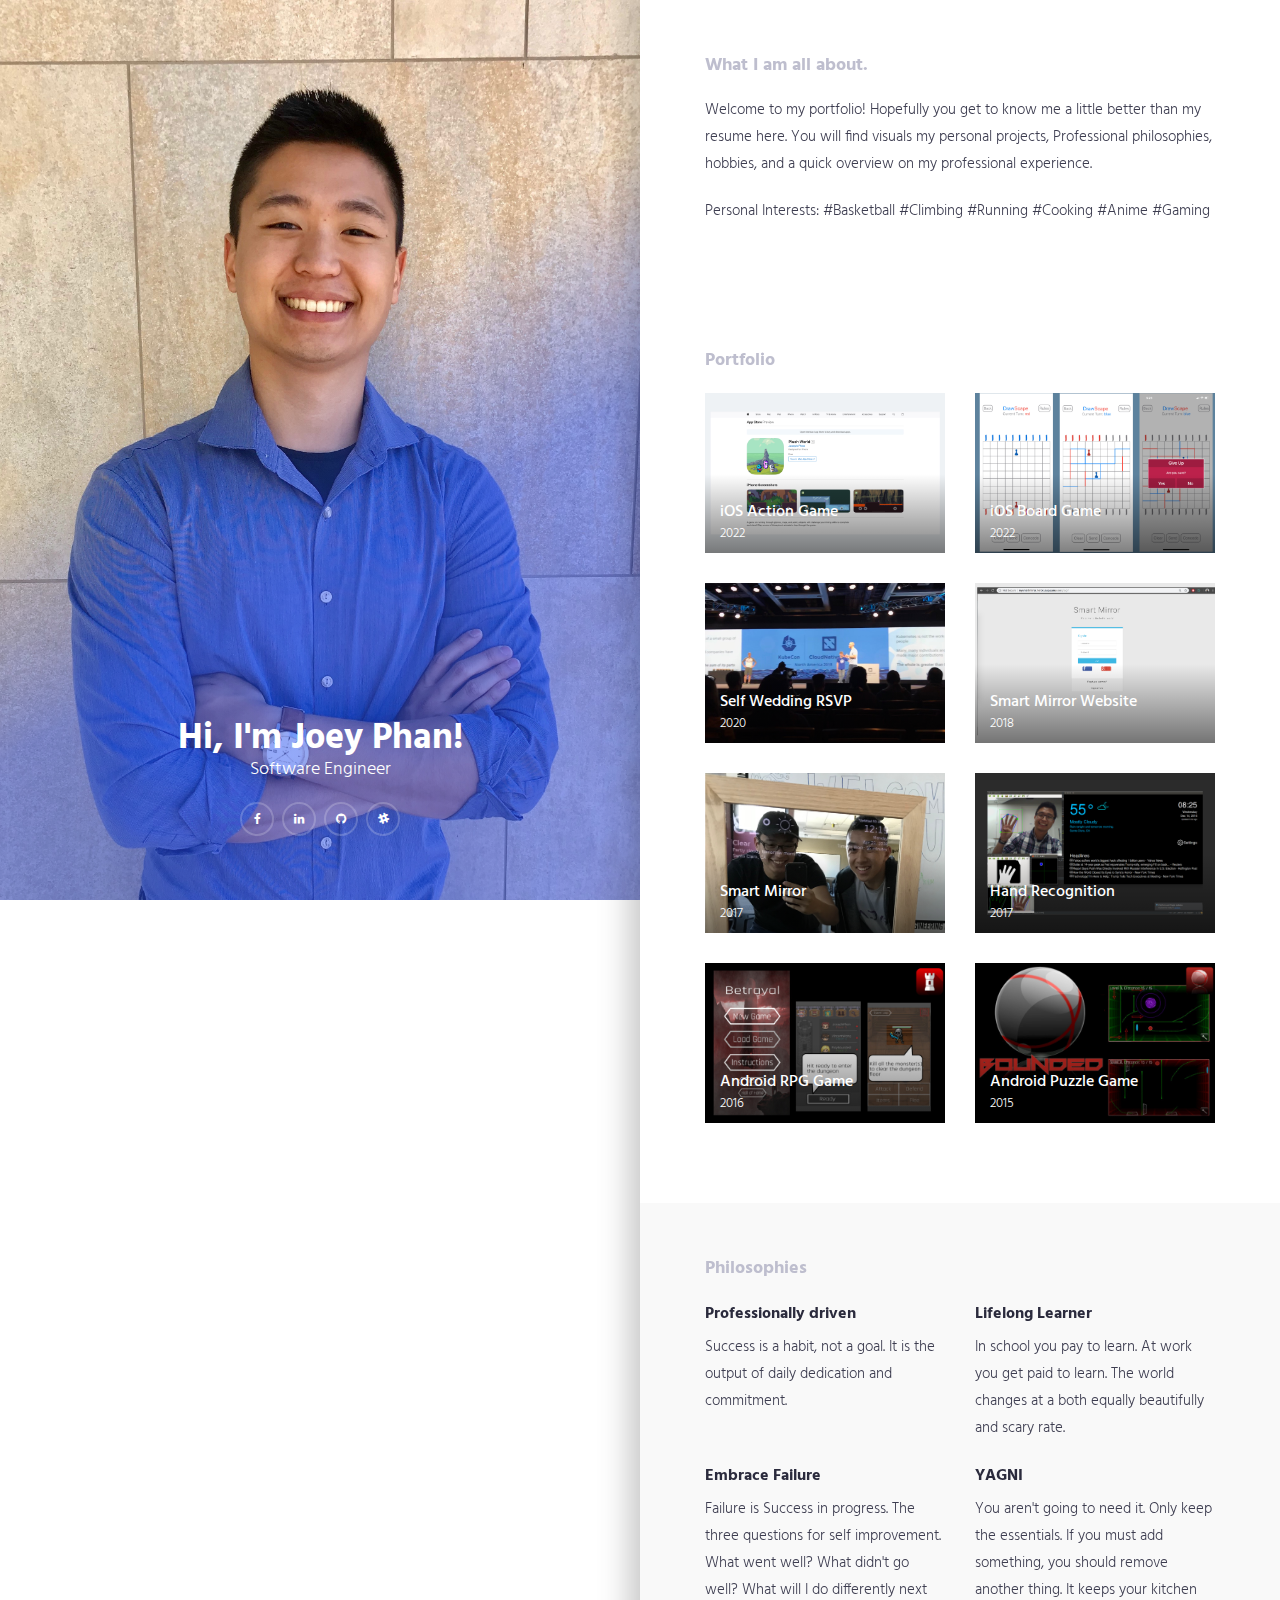
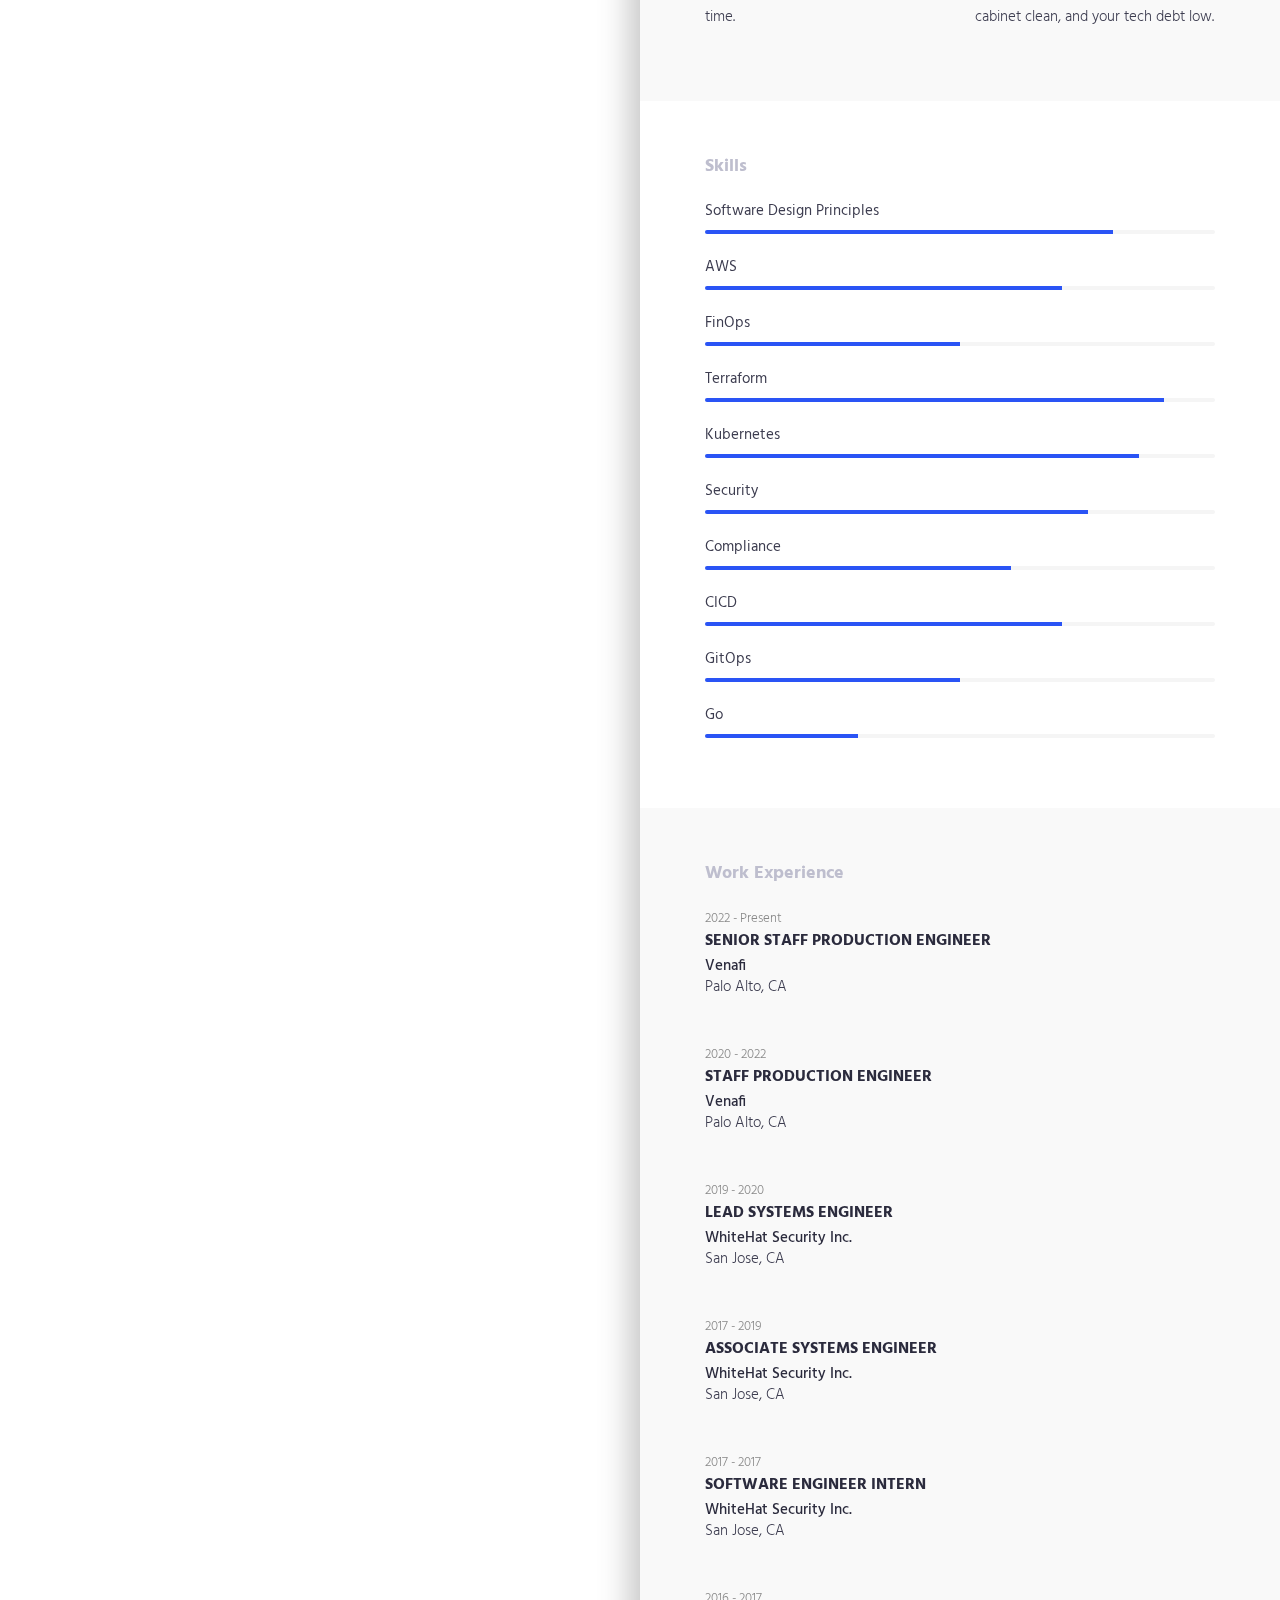
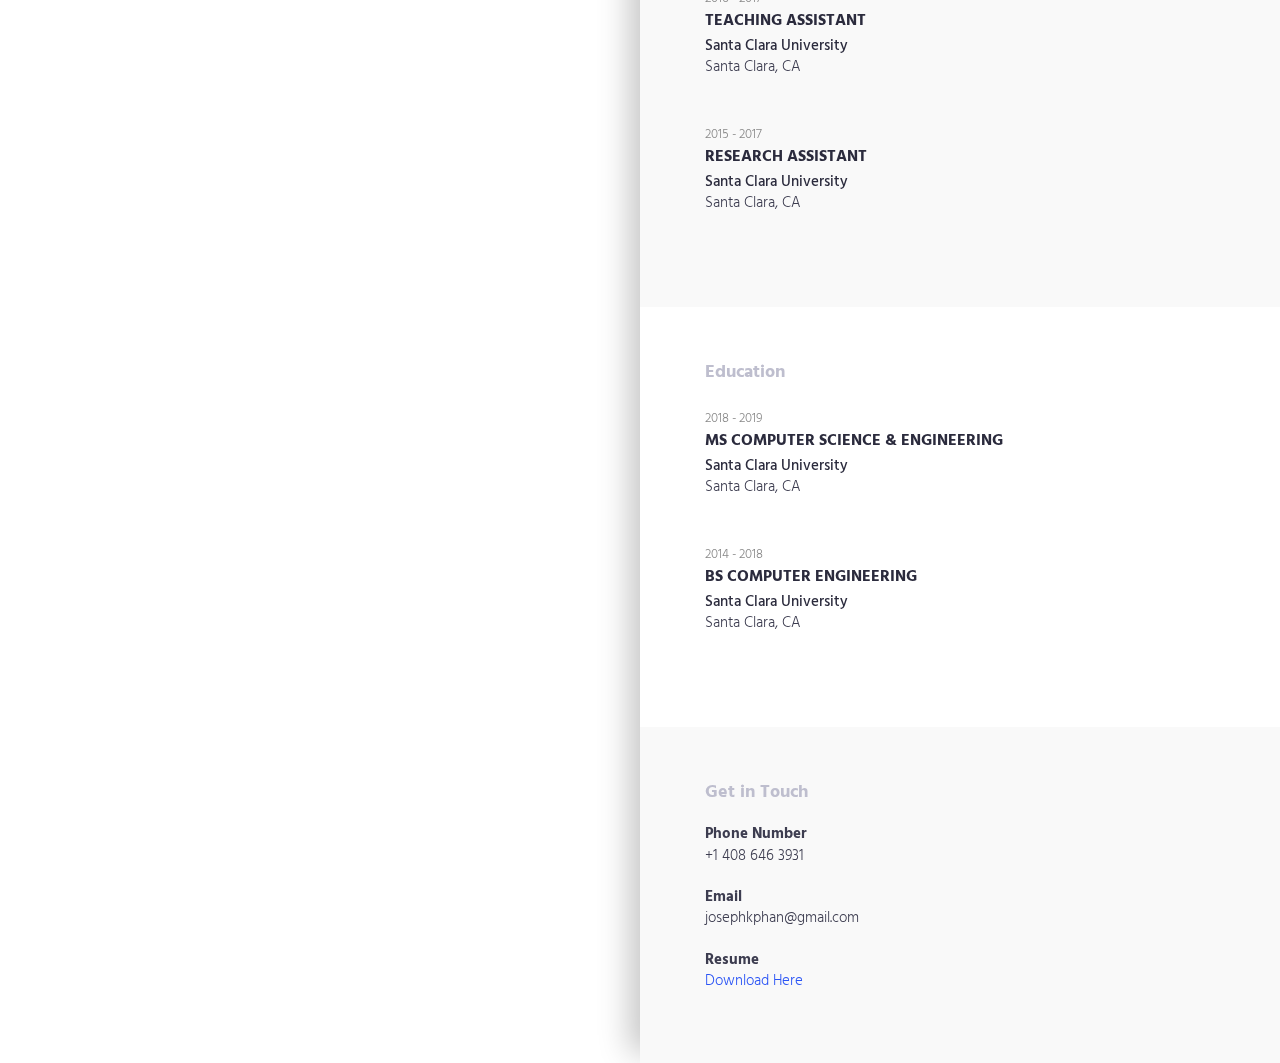
<file: index.html>
<!DOCTYPE html>
<html>
<head>
    <meta charset="utf-8">
    <meta http-equiv="X-UA-Compatible" content="IE=edge">
    <meta name="viewport" content="width=device-width, initial-scale=1">
    <!-- The above 3 meta tags *must* come first in the head; any other head content must come *after* these tags -->
    <title>Joey Phan Website</title>

    <!-- favicon -->
    <link href="favicon.png" rel=icon>

    <!-- web-fonts -->
    <link href="https://fonts.googleapis.com/css?family=Hind:300,400,500,600,700" rel="stylesheet">

    <!-- font-awesome -->
    <link href="css/font-awesome.min.css" rel="stylesheet">

    <!-- Bootstrap -->
    <link href="css/bootstrap.min.css" rel="stylesheet">

    <!-- Style CSS -->
    <link href="css/style.css" rel="stylesheet">

    <!-- HTML5 shim and Respond.js for IE8 support of HTML5 elements and media queries -->
    <!-- WARNING: Respond.js doesn't work if you view the page via file:// -->
    <!--[if lt IE 9]>
    <script src="https://oss.maxcdn.com/html5shiv/3.7.2/html5shiv.min.js"></script>
    <script src="https://oss.maxcdn.com/respond/1.4.2/respond.min.js"></script>
    <![endif]-->
</head>
<body id="page-top" data-spy="scroll" data-target=".navbar">
<div id="main-wrapper">
<!-- Page Preloader -->
<div id="preloader">
    <div id="status">
        <div class="status-mes"></div>
    </div>
</div>

<div class="columns-block">
<div class="left-col-block blocks">
    <header class="header">
        <div class="content text-center">
            <h1>Hi, I'm Joey Phan!</h1>

            <p class="lead">Software Engineer</p>
            <ul class="social-icon">
                <li><a href="https://www.facebook.com/joey.phan.31"><i class="fa fa-facebook" target="_blank" aria-hidden="true"></i></a></li>
                <li><a href="https://www.linkedin.com/in/josephkphan/"><i class="fa fa-linkedin" target="_blank" aria-hidden="true"></i></a></li>
                <li><a href="https://github.com/josephkphan" target="_blank"><i class="fa fa-github" aria-hidden="true"></i></a></li>
                <li><a href="https://josephkphan.slack.com/" target="_blank"><i class="fa fa-slack" aria-hidden="true"></i></a></li>
            </ul>
        </div>
        <div class="profile-img"></div>
    </header>
    <!-- .header-->
</div>


<div class="right-col-block blocks">
<section class="intro section-wrapper">
    <div class="container-fluid">
        <div class="row">
            <div class="col-md-12">
                <div class="section-title">
                    <h2>What I am all about.</h2>
                </div>
            </div>
            <div class="col-md-12">
                <p>
                    Welcome to my portfolio! Hopefully you get to know me a little better than my resume here. 
                    You will find visuals my personal projects, Professional philosophies, hobbies, 
                    and a quick overview on my professional experience.
                </p>

                <p>
                    Personal Interests: #Basketball #Climbing #Running #Cooking #Anime #Gaming 
                </p>
            </div>
        </div>
    </div>
</section>

<!-- .section-publications -->

<section class="section-wrapper portfolio-section">
    <div class="container-fluid">
        <div class="row">
            <div class="col-md-12">
                <div class="section-title">
                    <h2>Portfolio</h2>
                </div>
            </div>
        </div>
        <div class="row">
            <div class="col-md-6">
                <a class="portfolio-item" >
                    <div class="portfolio-thumb">
                        <img src="img/Plushworld.jpg" alt="">
                    </div>

                    <div class="portfolio-info">
                        <h3>iOS Action Game</h3>
                        <small>2022</small>
                    </div>
                    <!-- portfolio-info -->
                </a>
                <!-- .portfolio-item -->
            </div>
            <div class="col-md-6">
                <a class="portfolio-item" >
                    <div class="portfolio-thumb">
                        <img src="img/DrawScape.jpg" alt="">
                    </div>

                    <div class="portfolio-info">
                        <h3>iOS Board Game</h3>
                        <small>2022</small>
                    </div>
                    <!-- portfolio-info -->
                </a>
                <!-- .portfolio-item -->
            </div>
            <div class="col-md-6">
                <a class="portfolio-item" >
                    <div class="portfolio-thumb">
                        <img src="img/portfolio-2.jpg" alt="">
                    </div>

                    <div class="portfolio-info">
                        <h3>Self Wedding RSVP</h3>
                        <small>2020</small>
                    </div>
                    <!-- portfolio-info -->
                </a>
                <!-- .portfolio-item -->
            </div>
            <div class="col-md-6">
                <a class="portfolio-item">
                    <div class="portfolio-thumb">
                        <img src="img/portfolio-3.jpg" alt="">
                    </div>

                    <div class="portfolio-info">
                        <h3>Smart Mirror Website</h3>
                        <small>2018</small>
                    </div>
                    <!-- portfolio-info -->
                </a>
                <!-- .portfolio-item -->
            </div>
            <div class="col-md-6">
                <a class="portfolio-item" >
                    <div class="portfolio-thumb">
                        <img src="img/portfolio-1.jpg" alt="">
                    </div>

                    <div class="portfolio-info">
                        <h3>Smart Mirror</h3>
                        <small>2017</small>
                    </div>
                    <!-- portfolio-info -->
                </a>
                <!-- .portfolio-item -->
            </div>
            <div class="col-md-6">
                <a class="portfolio-item">
                    <div class="portfolio-thumb">
                        <img src="img/portfolio-4.jpg" alt="">
                    </div>

                    <div class="portfolio-info">
                        <h3>Hand Recognition</h3>
                        <small>2017</small>
                    </div>
                    <!-- portfolio-info -->
                </a>
                <!-- .portfolio-item -->
            </div>
            <div class="col-md-6">
                <a class="portfolio-item">
                    <div class="portfolio-thumb">
                        <img src="img/portfolio-5.jpg" alt="">
                    </div>

                    <div class="portfolio-info">
                        <h3>Android RPG Game    </h3>
                        <small>2016</small>
                    </div>
                    <!-- portfolio-info -->
                </a>
                <!-- .portfolio-item -->
            </div>
            <div class="col-md-6">
                <a class="portfolio-item">
                    <div class="portfolio-thumb">
                        <img src="img/portfolio-6.jpg" alt="">
                    </div>

                    <div class="portfolio-info">
                        <h3>Android Puzzle Game</h3>
                        <small>2015</small>
                    </div>
                    <!-- portfolio-info -->
                </a>
                <!-- .portfolio-item -->
            </div>
        </div>
        <!-- /.row -->
    </div>
    <!-- <audio controls>
    <source src="files/recording.mp3" type="audio/ogg">
    <source src="files/recording.mp3" type="audio/mpeg">
        Your browser does not support the audio element.
    </audio> -->
</section>
<!-- .portfolio -->


<section class="expertise-wrapper section-wrapper gray-bg">
    <div class="container-fluid">
        <div class="row">
            <div class="col-md-12">
                <div class="section-title">
                    <h2>Philosophies</h2>
                </div>
            </div>
        </div>
        <!-- .row -->

        <div class="row">
            <div class="col-md-6">
                <div class="expertise-item">
                    <h3>Professionally driven</h3>
                    <p>
                        Success is a habit, not a goal. It is the output of daily dedication and commitment.
                    </p>
                </div>
            </div>
            <div class="col-md-6">
                <div class="expertise-item">
                    <h3>Lifelong Learner</h3>
                    <p>
                        In school you pay to learn. At work you get paid to learn. The world changes at a 
                        both equally beautifully and scary rate. 
                    </p>
                </div>
            </div>
        </div>
        <!-- .row -->
        <div class="row">
            <div class="col-md-6">
                <div class="expertise-item">
                    <h3>Embrace Failure</h3>
                    <p>
                        Failure is Success in progress. The three questions for self improvement. 
                        What went well? What didn't go well? What will I do differently next time.
                    </p>
                    
                </div>
            </div>
            <div class="col-md-6">
                <div class="expertise-item">
                    <h3>YAGNI</h3>
                    <p>
                        You aren't going to need it. Only keep the essentials. 
                        If you must add something, you should remove another thing. It keeps your kitchen cabinet clean, 
                        and your tech debt low.
                    </p>
                </div>
            </div>
        </div>
        <!-- .row -->
    </div>
    <!--.container-fluid-->
</section>
<!-- .expertise-wrapper -->

<section class="section-wrapper skills-wrapper">
    <div class="container-fluid">
        <div class="row">
            <div class="col-md-12">
                <div class="section-title">
                    <h2>Skills</h2>
                </div>
            </div>
        </div>
        <!--.row-->
        <div class="row">
            <div class="col-md-12">
                <div class="progress-wrapper">

                    <div class="progress-item">
                        <span class="progress-title">Software Design Principles</span>

                        <div class="progress">
                            <div class="progress-bar" role="progressbar" aria-valuenow="62" aria-valuemin="0"
                                 aria-valuemax="100" style="width: 80%">
                            </div>
                        </div>
                        <!-- .progress -->
                    </div>
                    <!-- .skill-progress -->


                    <div class="progress-item">
                        <span class="progress-title">AWS</span>

                        <div class="progress">
                            <div class="progress-bar" role="progressbar" aria-valuenow="90" aria-valuemin="0"
                                 aria-valuemax="100" style="width: 70%">
                            </div>
                        </div>
                        <!-- /.progress -->
                    </div>
                    <!-- /.skill-progress -->

                    <div class="progress-item">
                        <span class="progress-title">FinOps</span>

                        <div class="progress">
                            <div class="progress-bar" role="progressbar" aria-valuenow="90" aria-valuemin="0"
                                 aria-valuemax="100" style="width: 50%">
                            </div>
                        </div>
                        <!-- /.progress -->
                    </div>
                    <!-- /.skill-progress -->

                    <!-- /.skill-progress -->

                    <div class="progress-item">
                        <span class="progress-title">Terraform</span>

                        <div class="progress">
                            <div class="progress-bar" role="progressbar" aria-valuenow="55" aria-valuemin="0"
                                 aria-valuemax="100" style="width: 90%;">
                            </div>
                        </div>
                        <!-- /.progress -->
                    </div>


                    <div class="progress-item">
                        <span class="progress-title">Kubernetes</span>

                        <div class="progress">
                            <div class="progress-bar" role="progressbar" aria-valuenow="75" aria-valuemin="0"
                                 aria-valuemax="100" style="width: 85%;">
                            </div>
                        </div>
                        <!-- /.progress -->
                    </div>
                    

                    <!-- /.skill-progress -->
                    <div class="progress-item">
                        <span class="progress-title">Security</span>

                        <div class="progress">
                            <div class="progress-bar" role="progressbar" aria-valuenow="55" aria-valuemin="0"
                                 aria-valuemax="100" style="width: 75%;">
                            </div>
                        </div>
                        <!-- .progress -->

                    <!-- /.skill-progress -->
                    <div class="progress-item">
                        <span class="progress-title">Compliance</span>

                        <div class="progress">
                            <div class="progress-bar" role="progressbar" aria-valuenow="55" aria-valuemin="0"
                                 aria-valuemax="100" style="width: 60%;">
                            </div>
                        </div>
                        <!-- .progress -->
                    </div>

                     <!-- /.skill-progress -->
                     <div class="progress-item">
                        <span class="progress-title">CICD</span>

                        <div class="progress">
                            <div class="progress-bar" role="progressbar" aria-valuenow="55" aria-valuemin="0"
                                 aria-valuemax="100" style="width: 70%;">
                            </div>
                        </div>
                        <!-- .progress -->
                    </div>

                    <!-- /.skill-progress -->
                    <div class="progress-item">
                        <span class="progress-title">GitOps</span>

                        <div class="progress">
                            <div class="progress-bar" role="progressbar" aria-valuenow="55" aria-valuemin="0"
                                 aria-valuemax="100" style="width: 50%;">
                            </div>
                        </div>
                        <!-- .progress -->
                    </div>

                    <div class="progress-item">
                        <span class="progress-title">Go</span>

                        <div class="progress">
                            <div class="progress-bar" role="progressbar" aria-valuenow="55" aria-valuemin="0"
                                 aria-valuemax="100" style="width: 30%;">
                            </div>
                        </div>
                        <!-- .progress -->
                    </div>

                </div>
                <!-- /.progress-wrapper -->
            </div>
        </div>
        <!--.row -->
    </div>
    <!-- .container-fluid -->
</section>
<!-- .skills-wrapper -->

<section class="section-wrapper section-experience gray-bg">
    <div class="container-fluid">
        <div class="row">
            <div class="col-md-12">
                <div class="section-title"><h2>Work Experience</h2></div>
            </div>
        </div>
        <!--.row-->
        <div class="row">
            <div class="col-md-12">
                <div class="content-item">
                    <small>2022 - Present</small>
                    <h3>Senior Staff Production Engineer</h3>
                    <h4>Venafi</h4>
                    <p>Palo Alto, CA</p>
                </div>
                <div class="content-item">
                    <small>2020 - 2022</small>
                    <h3>Staff Production Engineer</h3>
                    <h4>Venafi</h4>
                    <p>Palo Alto, CA</p>
                </div>
                <div class="content-item">
                    <small>2019 - 2020</small>
                    <h3>Lead Systems Engineer</h3>
                    <h4>WhiteHat Security Inc.</h4>
                    <p>San Jose, CA</p>
                </div>
                <div class="content-item">
                    <small>2017 - 2019</small>   
                    <h3>Associate Systems Engineer</h3>
                    <h4>WhiteHat Security Inc.</h4>
                    <p>San Jose, CA</p>
                </div>
                <!-- .experience-item -->
                <div class="content-item">
                    <small>2017 - 2017</small>
                    <h3>Software Engineer Intern</h3>
                    <h4>WhiteHat Security Inc.</h4>

                    <p>San Jose, CA</p>
                </div>
                <!-- .experience-item -->
                <div class="content-item">
                    <small>2016 - 2017</small>
                    <h3>Teaching Assistant</h3>
                    <h4>Santa Clara University</h4>
                    <p>Santa Clara, CA</p>
                </div>
                <!-- .experience-item -->
                <div class="content-item">
                    <small>2015 - 2017</small>
                    <h3>Research Assistant</h3>
                    <h4>Santa Clara University</h4>
                    <p>Santa Clara, CA</p>
                </div>
                <!-- .experience-item -->
            </div>
        </div>
        <!--.row-->
    </div>
    <!-- .container-fluid -->

</section>
<!-- .section-experience -->

<section class="section-wrapper section-education">
    <div class="container-fluid">
        <div class="row">
            <div class="col-md-12">
                <div class="section-title"><h2>Education</h2></div>
            </div>
        </div>
        <!--.row-->
        <div class="row">
            <div class="col-md-12">
                <div class="content-item">
                    <small>2018 - 2019</small>
                    <h3>MS Computer Science & Engineering</h3>
                    <h4>Santa Clara University</h4>

                    <p>Santa Clara, CA</p>
                </div>
                <!-- .experience-item -->
                <div class="content-item">
                    <small>2014 - 2018</small>
                    <h3>BS Computer Engineering</h3>
                    <h4>Santa Clara University</h4>
                    <p>Santa Clara, CA</p>
                </div>
                <!-- .experience-item -->
            </div>
        </div>
        <!--.row-->
    </div>
    <!-- .container-fluid -->

</section>
<!-- .section-education -->

<!-- <section class="section-wrapper section-interest gray-bg">
    <div class="container-fluid">
        <div class="row">
            <div class="col-md-12">
                <div class="section-title">
                    <h2>Interest</h2>
                </div>
            </div>
        </div>

        <div class="row">
            <div class="col-md-12">
                <div class="content-item">
                    <h3>DIY Projects</h3>

                    <p>
                        One of my favorite quotes from KubeCon, "You're an engineer, Act like one". 
                        As an engineer, I find joy in forming my own teams and building my own projects. 
                        I have worked on building my own games, a smart home device, a useless box, and many 
                        other things to prove to myself nothing is impossible.  
                    </p>
                </div>
                <div class="content-item">
                    <h3>Rock Climbing</h3>

                    <p>
                        Rock climbing is one of my favorite hobbies because it is a workout for my body while 
                        being a puzzle for my mind. Trying to determine how employees of the studio design the 
                        course for a specific body motion has to be one of the most rewarding experiences. 
                    </p>

                </div>
                <div class="content-item">
                    <h3>Marvel</h3>

                    <p>
                        I'm not a die-hard comic-con fan, but I do really enjoy all of the marvel movies. Maybe 
                        because I really enjoyed the flaws each of the hero has, and the journey they took to 
                        overcome them. Spoiler Alert. Captain America is my favorite.
                    </p>
                </div>
            </div>
        </div>

    </div>
</section> -->


<section class="section-contact section-wrapper gray-bg">
    <div class="container-fluid">
        <div class="row">
            <div class="col-md-12">
                <div class="section-title">
                    <h2>Get in Touch</h2>
                </div>
            </div>
        </div>
        <!--.row-->
        <div class="row">
            <div class="col-md-12">
                <address>
                    <strong>Phone Number</strong><br>
                    +1 408 646 3931
                </address>
                <address>
                    <strong>Email</strong><br>
                    josephkphan@gmail.com
                </address>
            <address>
            <strong>Resume</strong><br>
            <a href="./files/JosephPhanResume.pdf" target="_blank" class="w3ls-hover" download><span data-letters="Resume">Download Here </span></a>
            </address>
            </div>
        </div>
    </div>
    <!--.container-fluid-->
</section>
<!--.section-contact-->


<!-- .footer -->
</div>
<!-- .right-col-block -->
</div>
<!-- .columns-block -->
</div>
<!-- #main-wrapper -->

<!-- jquery -->
<script src="js/jquery-2.1.4.min.js"></script>

<!-- Bootstrap -->
<script src="js/bootstrap.min.js"></script>
<script src="js/scripts.js"></script>
</body>
</html>
</file>
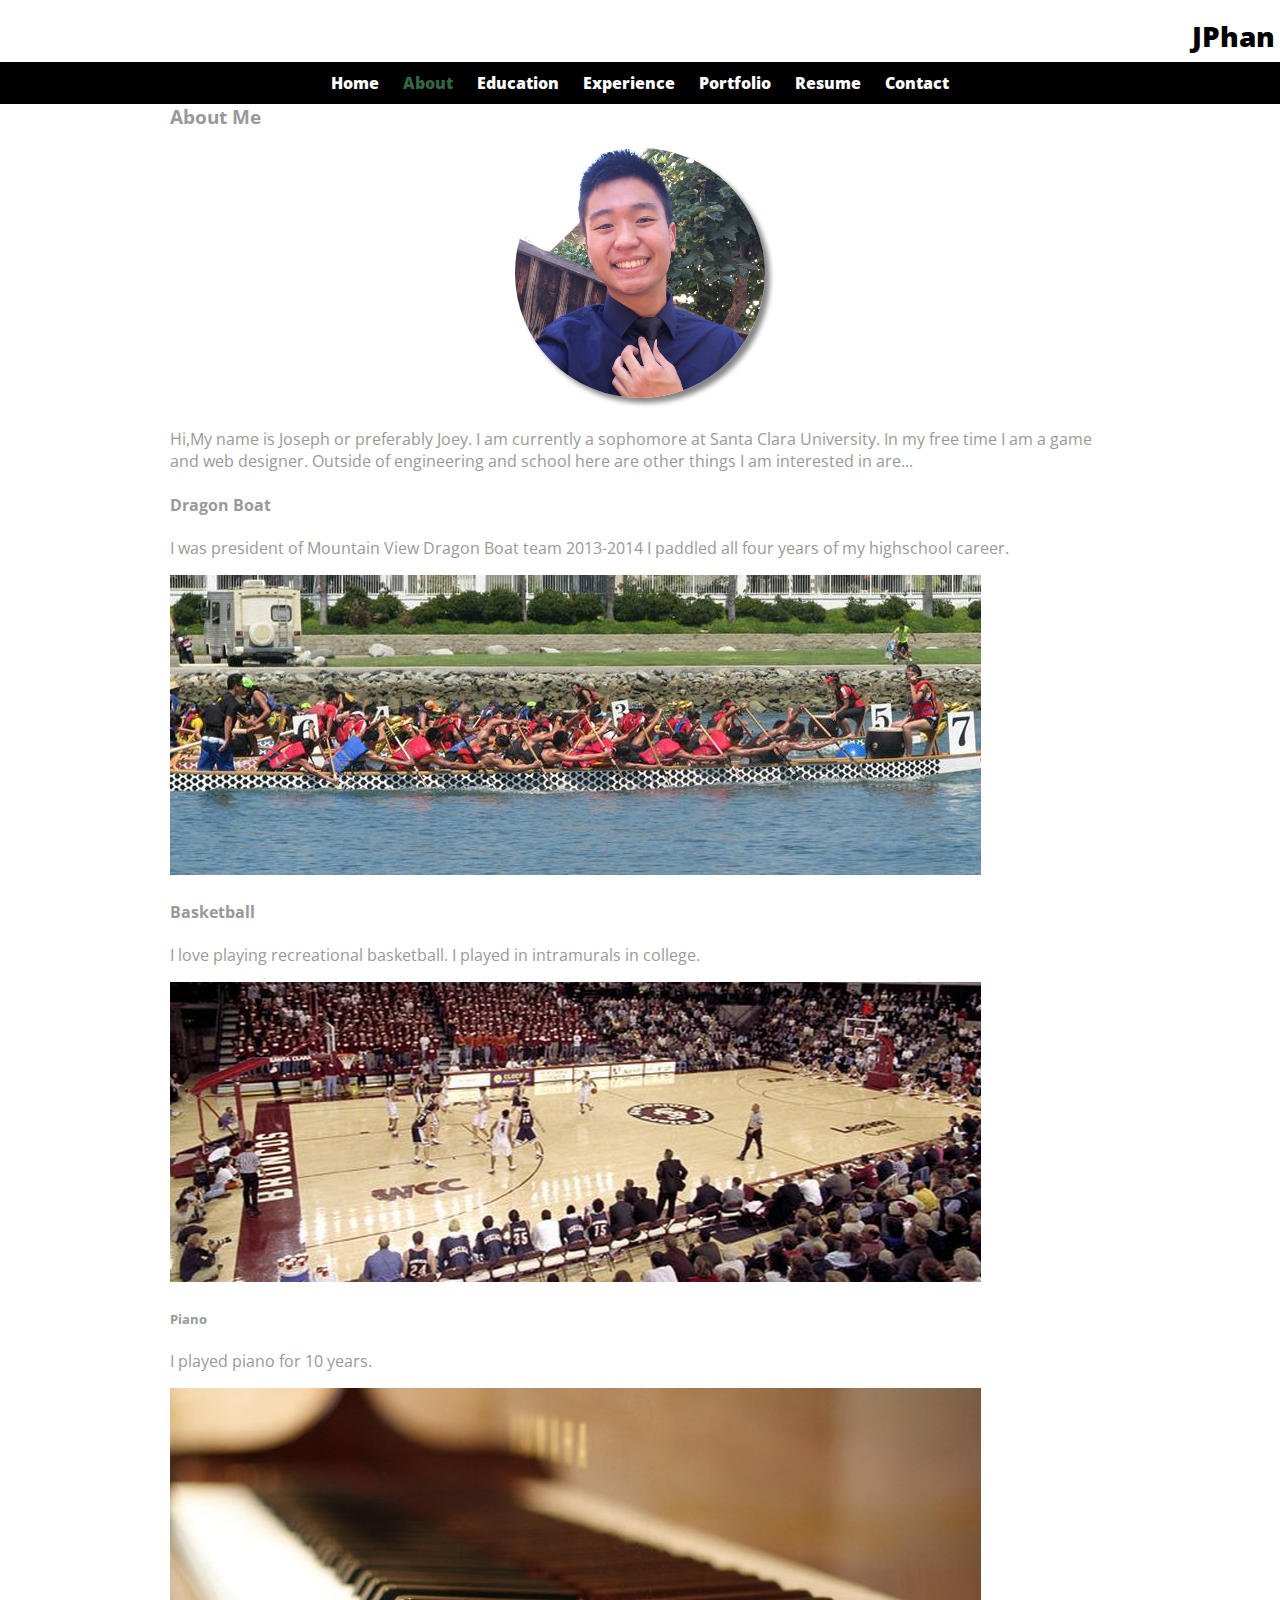
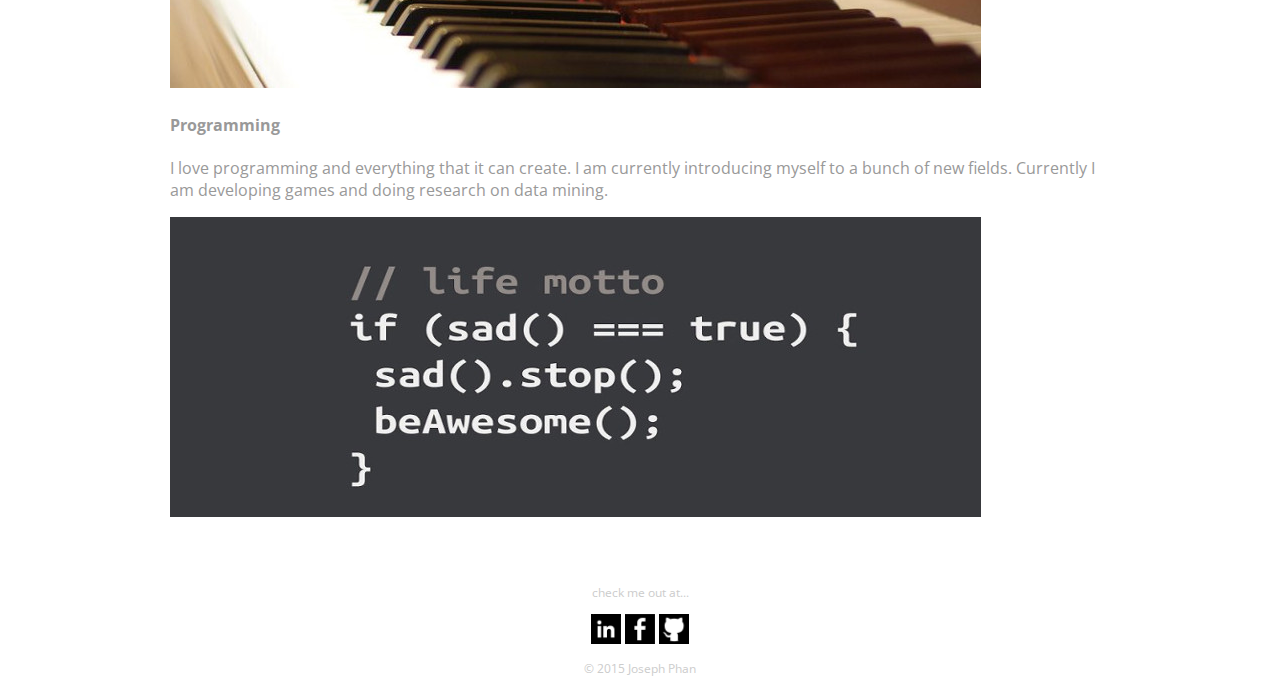
<file: about.html>
<!DOCTYPE html>
<html>
	<head>
		<meta charset="utf-8">
		<title>Joseph Phan | Programmer</title>
		<link rel="stylesheet" href="css/normalize.css">
		<link rel="stylesheet" href="css/main.css">
		<link href='https://fonts.googleapis.com/css?family=Orbitron:400,900|Open+Sans:400,600,800,400italic,600italic' rel='stylesheet'>
		<link rel="stylesheet" href="css/animate.css">
	</head>
	<body>
		<header>
			<a href="index.html" id="logo">
				<h1>JPhan</h1>
			</a>
			<nav>
				<ul>
					<li><a href="index.html">Home</a></li>
					<li><a href="about.html" class="selected">About</a></li>
					<li><a href="education.html">Education</a></li>
					<li><a href="experience.html">Experience</a></li>
					<li><a href="portfolio.html">Portfolio</a></li>
					<li><a href="resume.html">Resume</a></li>
					<li><a href="contact.html">Contact</a></li>
				 </ul>
			</nav>
		</header>
		<div id="wrapper">
			<section>
				<h3>About Me</h3>
				<img src="img/about/Joey.JPG" class="profile-photo">
				<p> Hi,My name is Joseph or preferably Joey. I am currently a sophomore at Santa Clara University. In my free time I am a game and web designer. Outside of engineering and school here are other things I am interested in are... </p>
				<div id="aboutme">
					<h4>Dragon Boat</h4>
					<p>I was president of Mountain View Dragon Boat team 2013-2014 I paddled all four years of my highschool career.</p>
					<img src="img/about/dragonboat.jpg">

					<h4>Basketball</h4>
					<p>I love playing recreational basketball. I played in intramurals in college.</p>
					<img src="img/about/basketball.jpg">

					<h5>Piano</h5>
					<p>I played piano for 10 years.</p>
					<img src="img/about/piano.jpg">

					<h4>Programming</h4>
					<p>I love programming and everything that it can create. I am currently introducing myself to a bunch of new fields. Currently I am developing games and doing research on data mining.</p>
					<img src="img/about/programming.jpg">
				</div>
			</section>
			<footer>
				<p class="footer-text">check me out at...</p>
				<a href="https://www.linkedin.com/in/josephkphan"><img src="img/icons/linkedin.png" class="social-icon"></a>
				<a href="https://www.facebook.com/joey.phan.31"><img src = "img/icons/facebook.png" class="social-icon"></a>
				<a href="https://github.com/josephkphan"><img src="img/icons/github.png" class="social-icon"></a>
				<p>&copy; 2015 Joseph Phan</p> 
			</footer>
		</div>
	</body>
</html>
</file>
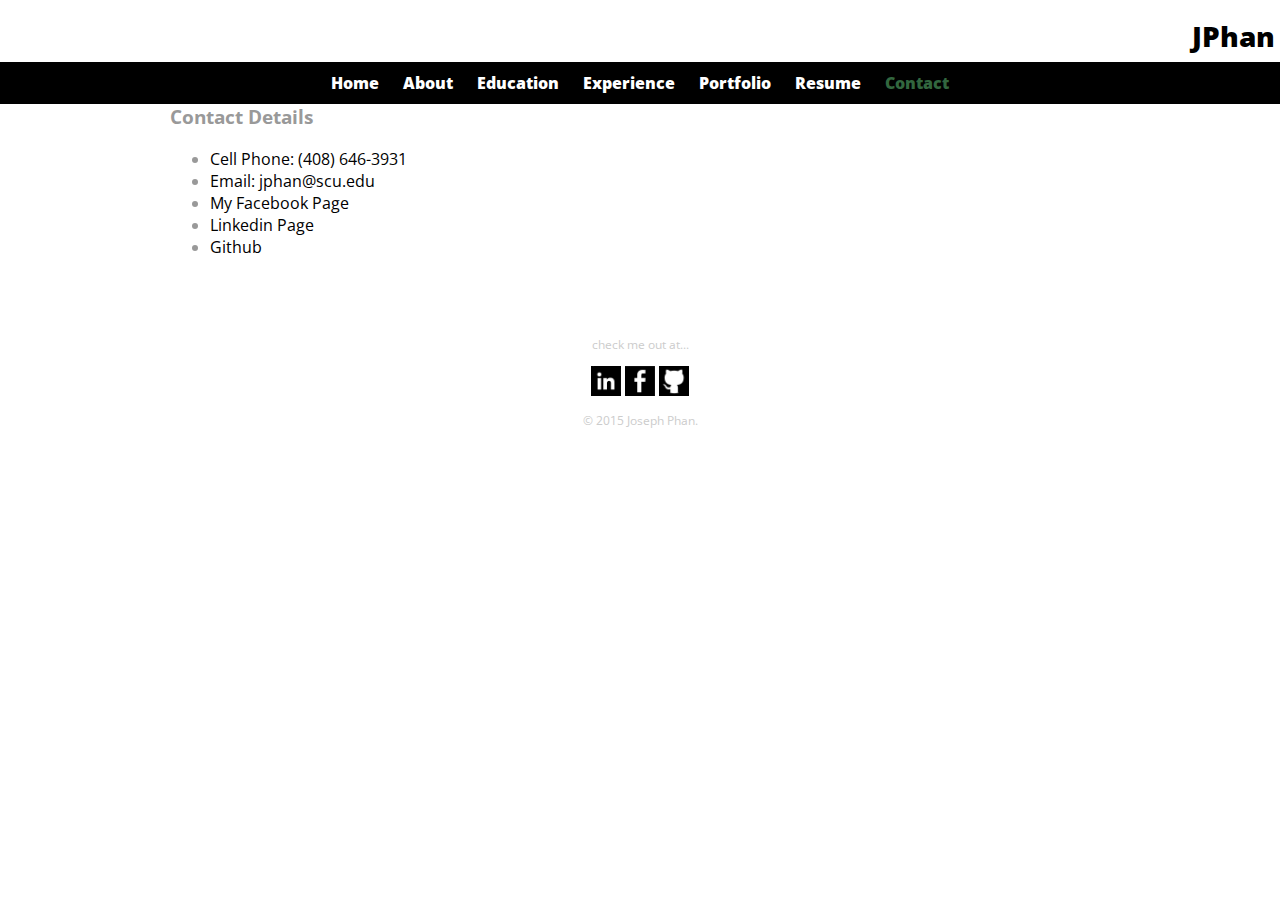
<file: contact.html>
<!DOCTYPE html>
<html>
	<head>
		<meta charset="utf-8">
		<title>Joseph Phan | Programmer</title>
		<link rel="stylesheet" href="css/normalize.css">
		<link rel="stylesheet" href="css/main.css">
		<link rel="stylesheet" href="css/animate.css">
		<link href='https://fonts.googleapis.com/css?family=Orbitron:400,900|Open+Sans:400,600,800,400italic,600italic' rel='stylesheet'>
	</head>
	<body>
		<header>
			<a href="index.html" id="logo">
				<h1>JPhan</h1>
			</a>
			<nav>
				<ul>
					<li><a href="index.html">Home</a></li>
					<li><a href="about.html">About</a></li>
					<li><a href="education.html">Education</a></li>
					<li><a href="experience.html">Experience</a></li>
					<li><a href="portfolio.html">Portfolio</a></li>
					<li><a href="resume.html">Resume</a></li>
					<li><a href="contact.html" class="selected">Contact</a></li>
				 </ul>
			</nav>
		</header>
		<div id="wrapper":>
			<section>
				<h3>Contact Details</h3>
				<ul class = "contct-info">
					<li class="phone"><a href= "tel:(408)646-3931">Cell Phone: (408) 646-3931</a><br></li>
					<li class="mail"><a href="mailto:josephkphan@gmail.com">Email: jphan@scu.edu</a><br></li>
					<li class="facebook"><a href="http://facebook.com/joey.phan.31">My Facebook Page</a><br></li>
					<li class="linkedin"><a href="http://linkedin.com/in/josephkphan">Linkedin Page</a><br></li>
					<li class="github"><a href="https://github.com/josephkphan">Github</a><br></li>
				</ul>
			</section>
			<footer>
				<p class="footer-text">check me out at...</p>
				<a href="https://www.linkedin.com/in/josephkphan"><img src="img/icons/linkedin.png" class="social-icon"></a>
				<a href="https://www.facebook.com/joey.phan.31"><img src="img/icons/facebook.png" class="social-icon"></a>
				<a href="https://github.com/josephkphan"><img src = "img/icons/github.png" class="social-icon"></a>
				<p>&copy; 2015 Joseph Phan.</p> 
			</footer>
		</div>
	</body>
</html>
</file>
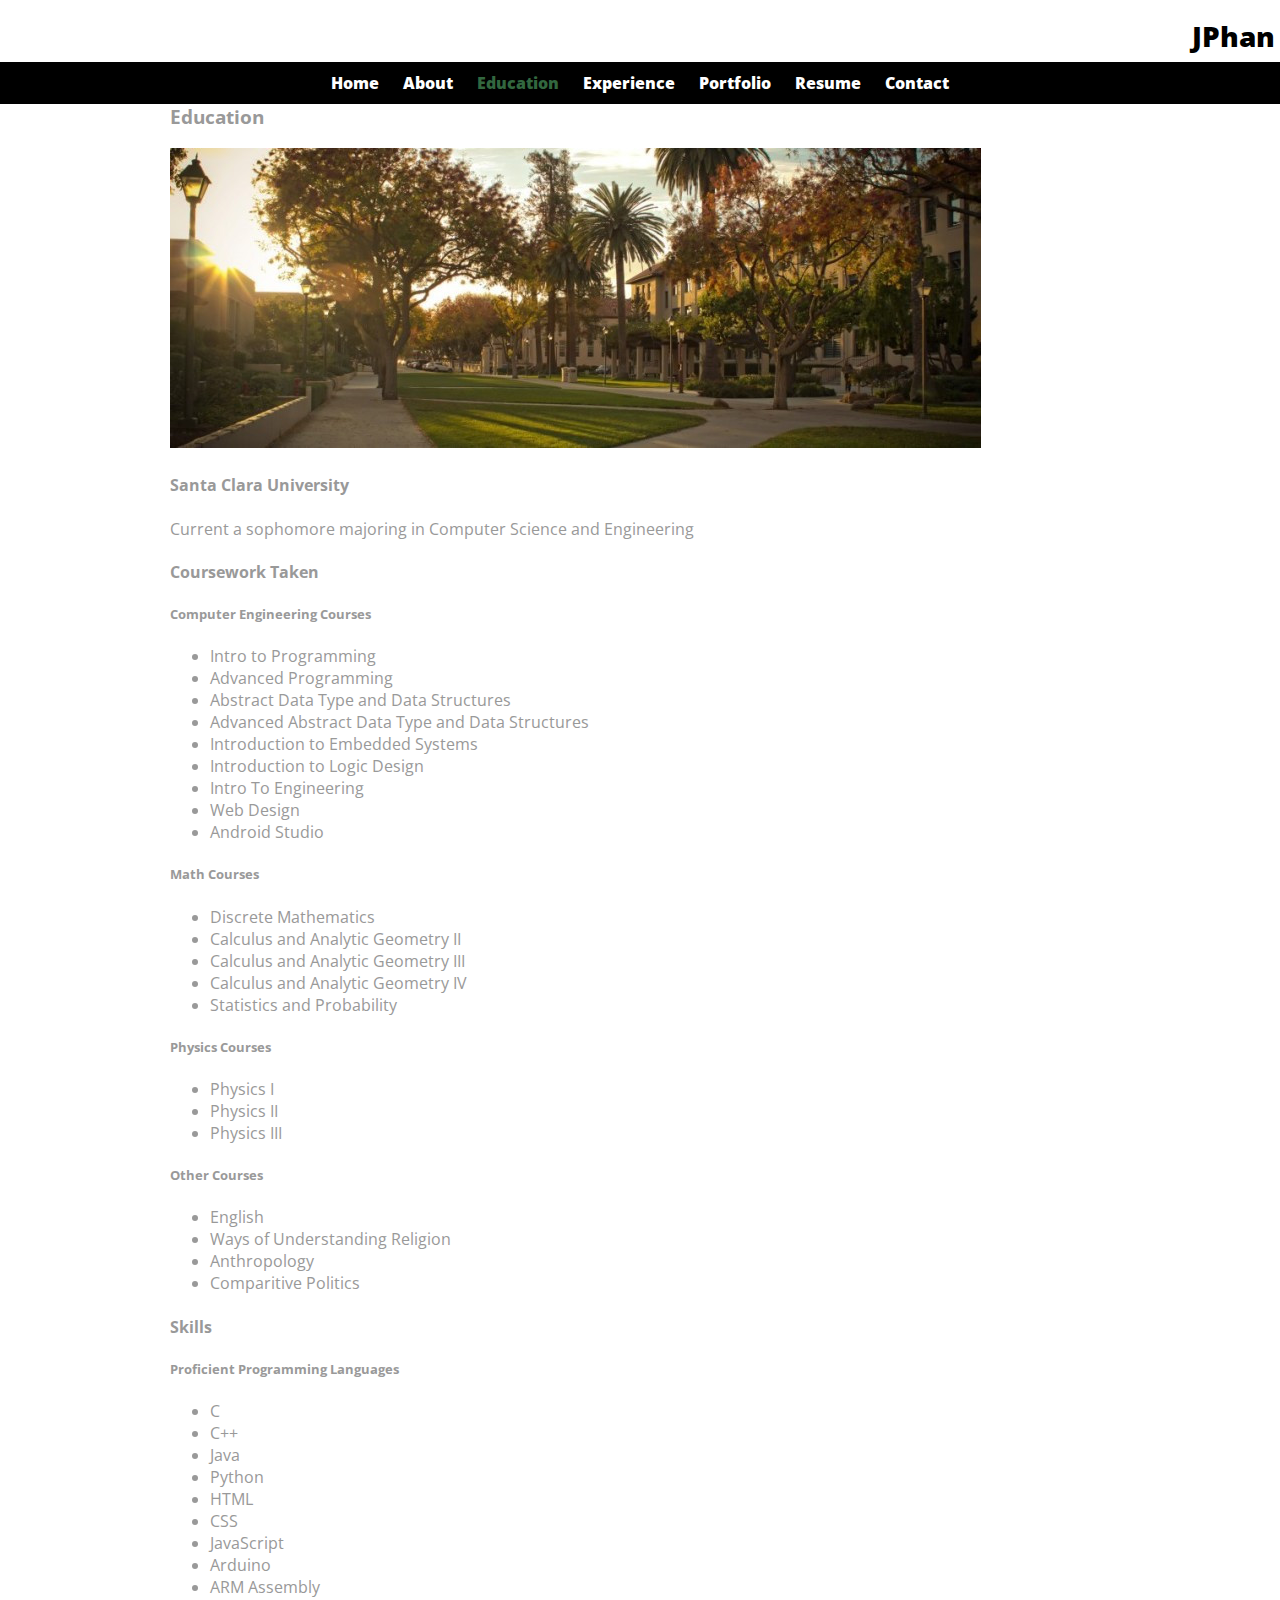
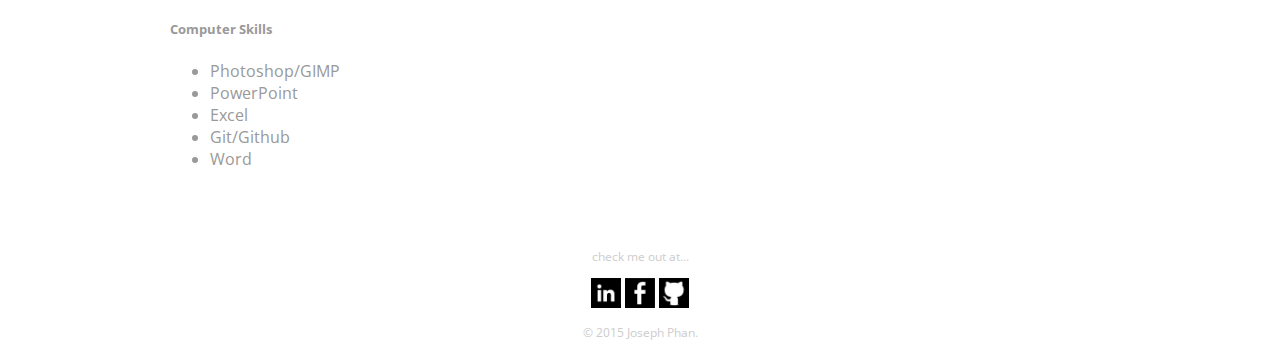
<file: education.html>
<!DOCTYPE html>
<html>
	<head>
		<meta charset="utf-8">
		<title>Joseph Phan | Programmer</title>
		<link rel="stylesheet" href="css/normalize.css">
		<link rel="stylesheet" href="css/main.css">
		<link rel="stylesheet" href="css/animate.css">
		<link href='https://fonts.googleapis.com/css?family=Orbitron:400,900|Open+Sans:400,600,800,400italic,600italic' rel='stylesheet'>
	</head>
	<body>
		<header>
			<a href="index.html" id="logo">
				<h1>JPhan</h1>
			</a>
			<nav>
				<ul>
					<li><a href="index.html">Home</a></li>
					<li><a href="about.html">About</a></li>
					<li><a href="education.html" class="selected">Education</a></li>
					<li><a href="experience.html">Experience</a></li>
					<li><a href="portfolio.html">Portfolio</a></li>
					<li><a href="resume.html">Resume</a></li>
					<li><a href="contact.html">Contact</a></li>
				 </ul>
			</nav>
		</header>
		<div id="wrapper">
			<section>
				<h3>Education</h3>
				<img src="img/education/SCU-campus-811x300.jpg" id = "santa-clara">
				<div id="emblem-background">
				<h4>Santa Clara University</h4>

				<p>Current a sophomore majoring in Computer Science and Engineering</p>
				<h4>Coursework Taken</h4>
				</div>
				<div id="Coursework">
			
				<h5>Computer Engineering Courses</h5>
				<ul id="Computer Engineering Courses">
					<li>Intro to Programming</li>
					<li>Advanced Programming</li>
					<li>Abstract Data Type and Data Structures</li>
					<li>Advanced Abstract Data Type and Data Structures</li>
					<li>Introduction to Embedded Systems</li>
					<li>Introduction to Logic Design</li>
					<li>Intro To Engineering</li>
					<li>Web Design</li>
					<li>Android Studio</li>
				
				</ul>

				<h5>Math Courses</h5>
				<ul id="Math Courses">
					<li>Discrete Mathematics</li>
					<li>Calculus and Analytic Geometry II</li>
					<li>Calculus and Analytic Geometry III</li>
					<li>Calculus and Analytic Geometry IV</li>
					<li>Statistics and Probability</li>
				</ul>

				<h5>Physics Courses</h5>
				<ul id="Physics Courses">
					<li>Physics I</li>
					<li>Physics II</li>
					<li>Physics III</li>
				</ul>

				<h5>Other Courses</h5>
				<ul id="Other Courses">
					<li>English</li>
					<li>Ways of Understanding Religion</li>
					<li>Anthropology</li>
					<li>Comparitive Politics</li>
				</ul>
				</div>

			<h4>Skills</h4>
			<div id="skills">
			<h5>Proficient Programming Languages</h5>
			<ul>
				<li>C</li>
				<li>C++</li>
				<li>Java</li>
				<li>Python</li>
				<li>HTML</li>
				<li>CSS</li>
				<li>JavaScript</li>
				<li>Arduino</li>
				<li>ARM Assembly</li>
				
			</ul>
			<h5>Computer Skills</h5>
			<ul>
				<li>Photoshop/GIMP</li>
				<li>PowerPoint</li>
				<li>Excel</li>
				<li>Git/Github</li>
				<li>Word</li>
			</ul>
			</div>

			</section>
			<footer>
				<p class="footer-text">check me out at...</p>
				<a href="https://www.linkedin.com/in/josephkphan"><img src = "img/icons/linkedin.png" class = "social-icon"></a>
				<a href= "https://www.facebook.com/joey.phan.31"><img src = "img/icons/facebook.png" class = "social-icon"></a>
				<a href= "https://github.com/josephkphan"><img src = "img/icons/github.png" class = "social-icon"></a>
				<p>&copy; 2015 Joseph Phan.</p> 
			</footer>
		</div>
	</body>
</html>
</file>
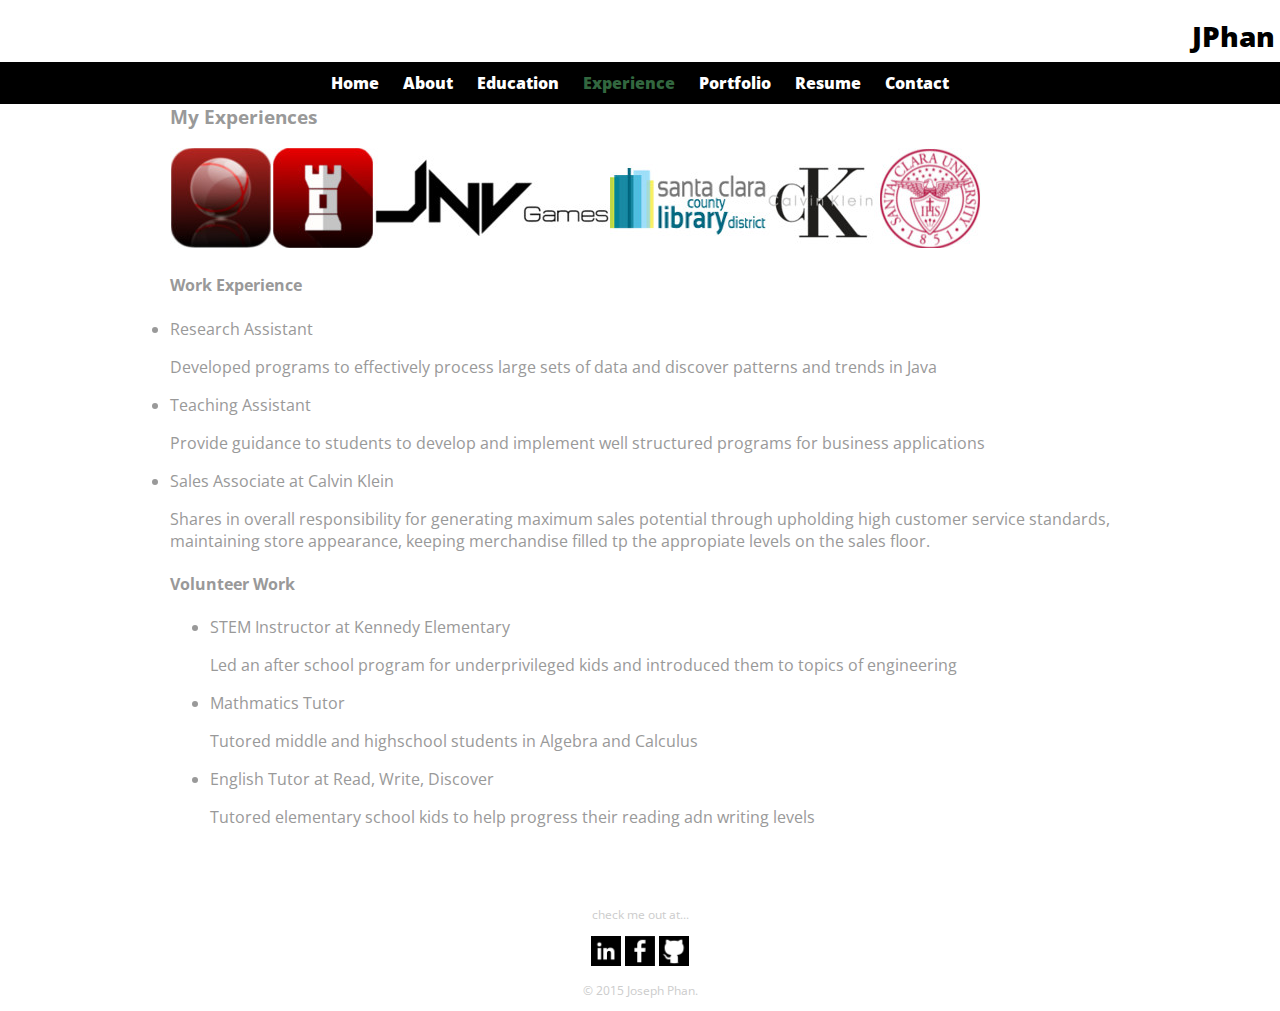
<file: experience.html>
<!DOCTYPE html>
<html>
	<head>
		<meta charset="utf-8">
		<title>Joseph Phan | Programmer</title>
		<link rel="stylesheet" href="css/normalize.css">
		<link rel="stylesheet" href="css/main.css">
		<link rel="stylesheet" href="css/animate.css">
		<link href='https://fonts.googleapis.com/css?family=Orbitron:400,900|Open+Sans:400,600,800,400italic,600italic' rel='stylesheet'>
	</head>
	<body>
		<header>
			<a href="index.html" id="logo">
				<h1>JPhan</h1>
			</a>
			<nav>
				<ul>
					<li><a href="index.html">Home</a></li>
					<li><a href="about.html">About</a></li>
					<li><a href="education.html">Education</a></li>
					<li><a href="experience.html" class="selected">Experience</a></li>
					<li><a href="portfolio.html">Portfolio</a></li>
					<li><a href="resume.html">Resume</a></li>
					<li><a href="contact.html">Contact</a></li>
				 </ul>
			</nav>
		</header>
		<div id="wrapper">
			<section>
				<h3>My Experiences</h3>
				<img src="img/experience/background.jpg">			
				<div id="experience">	

					<h4>Work Experience</h4>
						<li>Research Assistant</li>
							<p>  Developed programs to effectively process large sets of data and discover patterns and trends in Java <p>
					<li>Teaching Assistant</li>
							<p>  Provide guidance to students to develop and implement well structured programs for business applications<p>
						<li>Sales Associate at Calvin Klein</li>
						<p>Shares in overall responsibility for generating maximum sales potential through upholding high customer service standards, maintaining store appearance, keeping merchandise filled tp the appropiate levels on the sales floor.</p>
						
					</ul>
					<h4>Volunteer Work</h4>
					<ul>
						<li>STEM Instructor at Kennedy Elementary</li>
						<p>Led an after school program for underprivileged kids and introduced them to topics of engineering
</p>
						<li>Mathmatics Tutor</li>
						<p>Tutored middle and highschool students in Algebra and Calculus</p>
						<li>English Tutor at Read, Write, Discover</li>
						<p>Tutored elementary school kids to help progress their reading adn writing levels</p>
					</ul>
				</div>		
			</section>
			<footer>
				<p class ="footer-text">check me out at...</p>
				<a href="https://www.linkedin.com/in/josephkphan"><img src = "img/icons/linkedin.png" class = "social-icon"></a>
				<a href= "https://www.facebook.com/joey.phan.31"><img src = "img/icons/facebook.png" class = "social-icon"></a>
				<a href= "https://github.com/josephkphan"><img src = "img/icons/github.png" class = "social-icon"></a>
				<p>&copy; 2015 Joseph Phan.</p> 
			</footer>
		</div>
	</body>
</html>
</file>
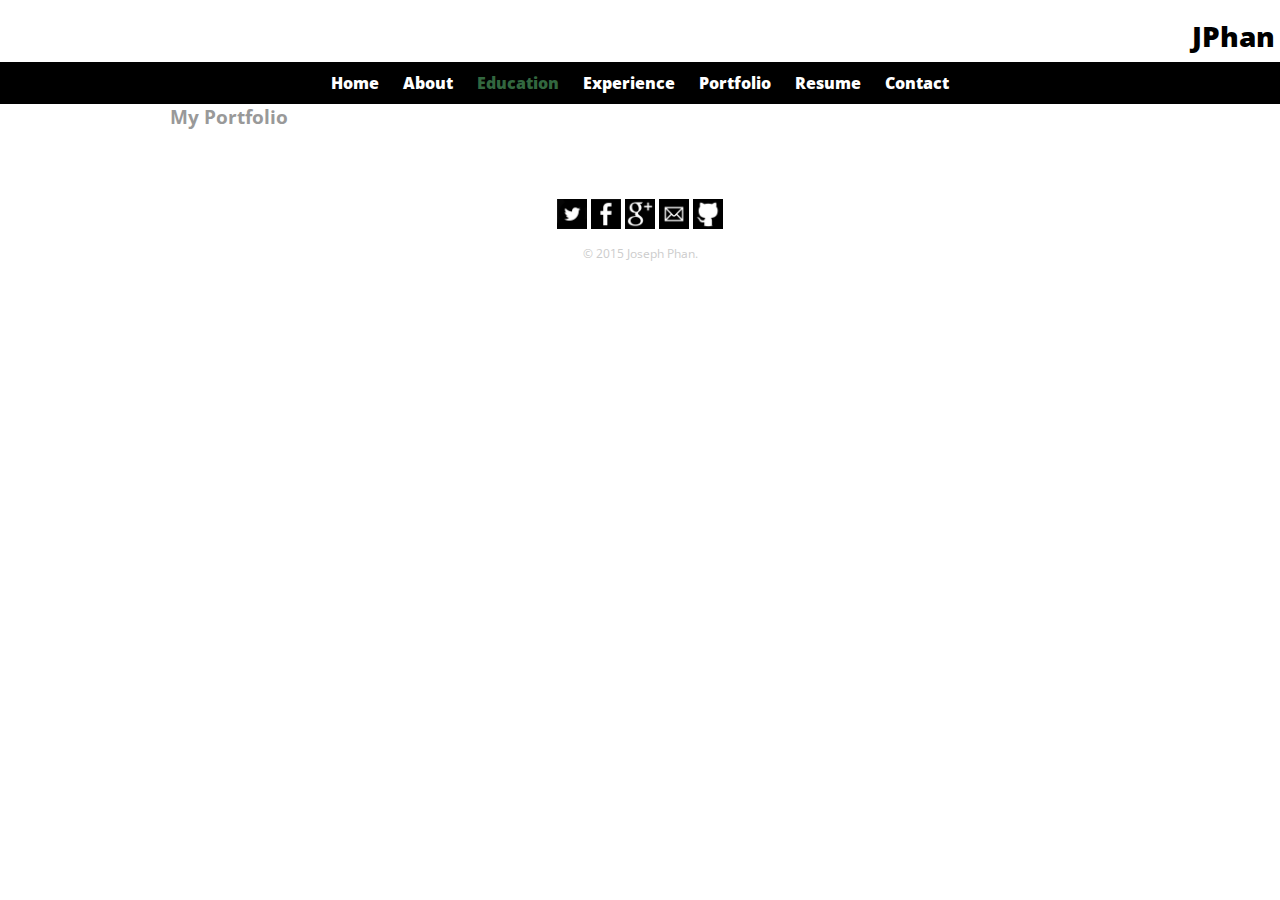
<file: portfolio.html>
<!DOCTYPE html>
<html>
	<head>
		<meta charset = "utf-8">
		<title> Joseph Phan | Programmer </title>
		<link rel = "stylesheet" href = "css/normalize.css">
		<link rel = "stylesheet" href = "css/main.css">
		<link href='https://fonts.googleapis.com/css?family=Orbitron:400,900|Open+Sans:400,600,800,400italic,600italic' rel='stylesheet' type='text/css'>
	</head>
	<body>
		<header>
			<a href = "index.html" id = "logo">
				<h1>JPhan</h1>
			</a>
			<nav>
				<ul>
					<li><a href="index.html">Home</a></li>
					<li><a href="about.html">About</a></li>
					<li><a href="education.html" class = "selected">Education</a></li>
					<li><a href="experience.html">Experience</a></li>
					<li><a href="portfolio.html">Portfolio</a></li>
					<li><a href="resume.html">Resume</a></li>
					<li><a href="contact.html">Contact</a></li>
				 </ul>
			</nav>
		</header>
		<div id="wrapper":>
			<section>
				<h3>My Portfolio</h3>
			</section>
			<footer>
				<a href="http://twitter.com/"><img src = "img/icons/twitter.png" alt = "Twitter Logo" class = "social-icon"></a>
				<a href= "http://facebook.com/"><img src = "img/icons/facebook.png" alt = "Facebook Logo" class = "social-icon"></a>
				<a href= "http://google.com"><img src = "img/icons/googleplus.png" alt = "Google Plus Logo" class = "social-icon"></a>
				<a href= "http://gmail.com"><img src = "img/icons/email.png" alt = "Email Logo" class = "social-icon"></a>
				<a href= "http://github.com"><img src = "img/icons/github.png" alt = Github"Logo" class = "social-icon"></a>
				<p>&copy; 2015 Joseph Phan.</p> 
			</footer>
		</div>
	</body>
</html>
</file>
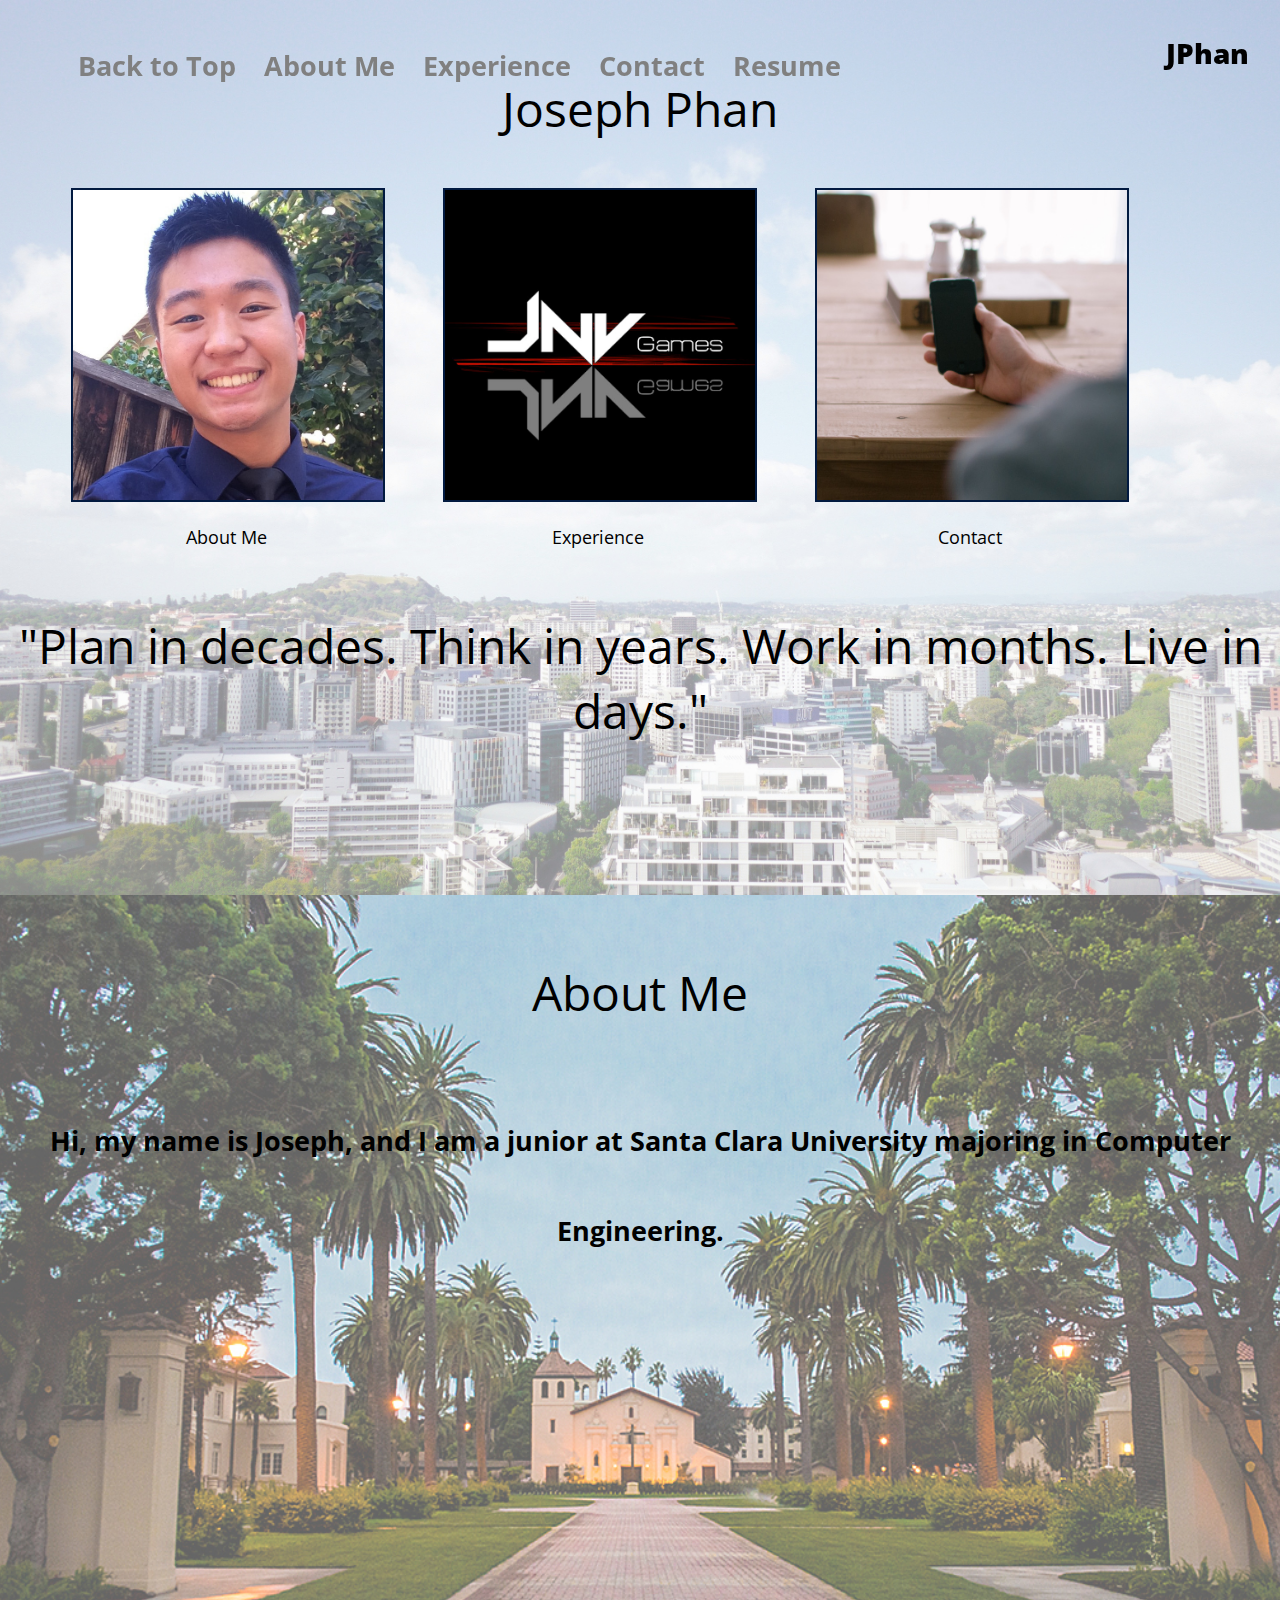
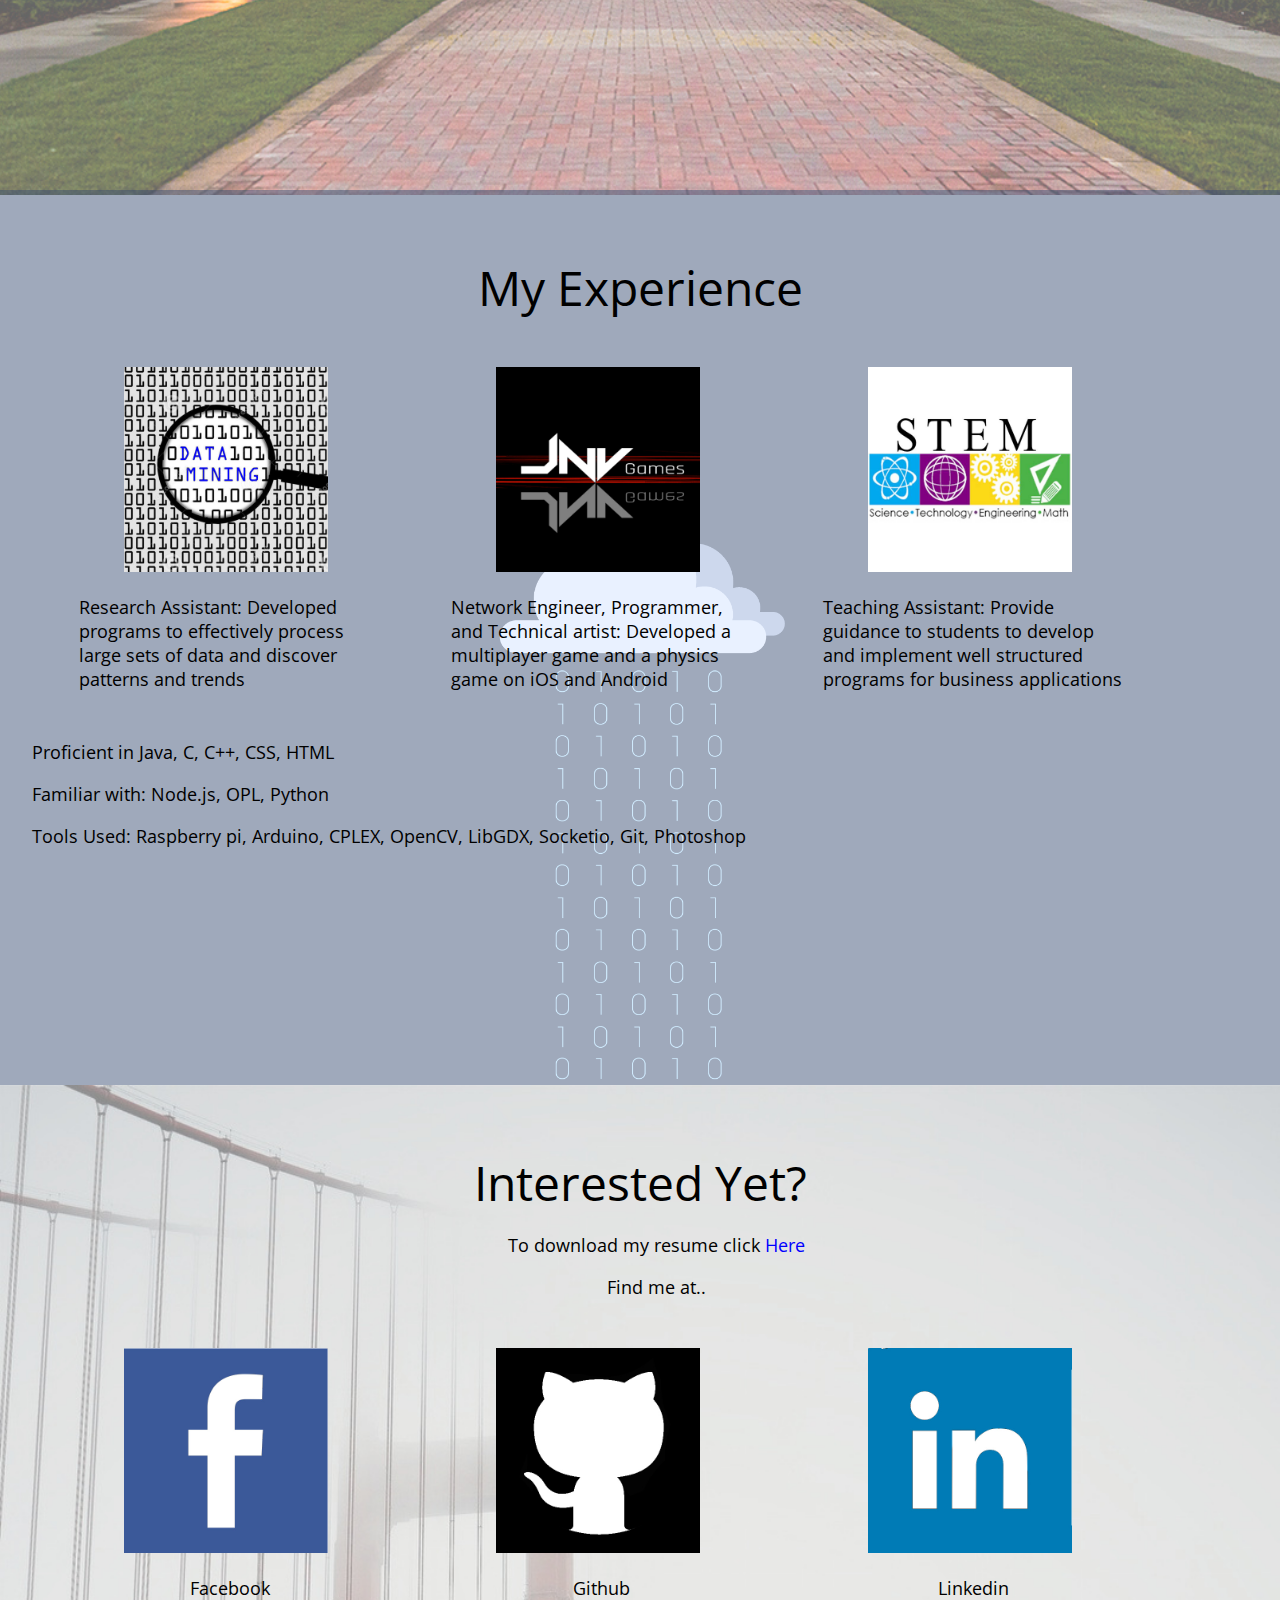
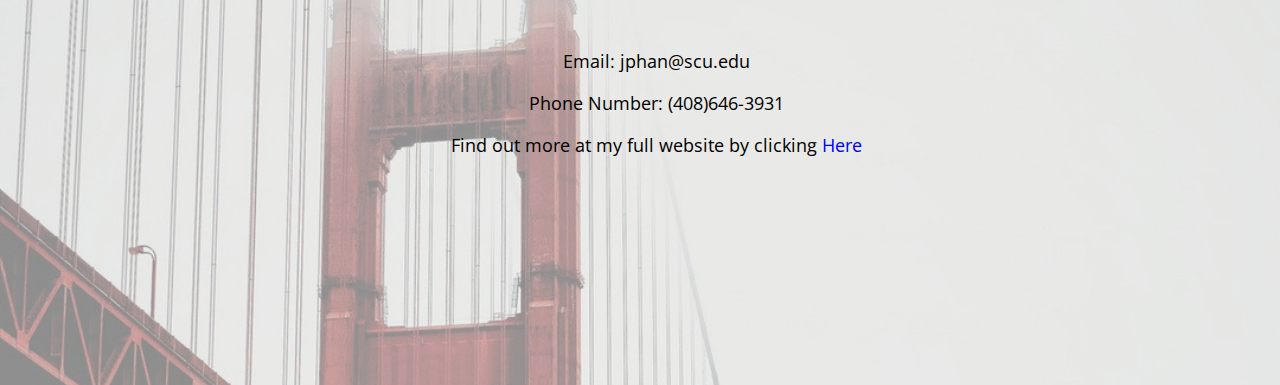
<file: quick-look.html>
<!DOCTYPE html>
<html>
	<head>
		<meta charset = "utf-8"></meta>
		<link rel="image_src" href="http://roophanxp.github.io/home/img/Joey.JPG"> 
		<link rel="stylesheet" href= "css/animate.css">
		<link rel="stylesheet" href= "css/normalize.css">
		<link rel="stylesheet" href= "css/quick-look.css">
		<link href='https://fonts.googleapis.com/css?family=Orbitron:400,900|Open+Sans:400,600,800,400italic,600italic' rel='stylesheet'>
		<script src="js/jquery.js"></script>
		<script src="js/script.js"></script>
		<title> Joseph Phan | Programmer </title>
	</head>
	<body>
	<div id="nav-bar" class="container text-center">
			<ul class="animated fadeIn delay-100">
				<li id="nav_link0" class="link0"><a href="javascript:void(0)">
					<h3>Back to Top</h3></a>
				</li>

				<li id="nav_link1" class="link1"><a href="javascript:void(0)">
					<h3>About Me</h3></a>
				</li>

				<li id="nav_link2" class="link2"><a href="javascript:void(0)">
					<h3>Experience</h3></a>
				</li>

				<li id="nav_link3" class="link3"><a href="javascript:void(0)">
					<h3>Contact</h3></a>
				</li>

				<li id="nav_link4"><a href="files/JosephPhansResume.pdf" download>
					<h3>Resume</h3></a>
				</li>

			</ul>
		</div>
	<!--Main Menu-->
	<div id="main-menu" class="container text-center full-page-wrap">
		<h1 class="animated fadeInDown delay-100">JPhan</h1>
		</br></br></br>
		<h2 class="animated fadeInDown delay-200">Joseph Phan</h2>			

		<ul class="animated fadeinDown">

			<li><a href="javascript:void(0)">
				<div id="about" class="animated fadeInDown delay-400">
					<img src="img/Joey.JPG" class="link1"/></a>
				<p>About Me</p>
				</div>
			</li>

			<li><a href="javascript:void(0)">
				<div id="experience"class="animated fadeInDown delay-400">
					<img src="img/quick-load/experience-icon.jpg" class="link2"/></a>
				<p>Experience</p>
				</div>
			</li>

			<li><a href="javascript:void(0)">
				<div id="contact" class="animated fadeInDown delay-400">
					<img src="img/quick-load/contact-icon.jpg" class="link3"/></a>
				<p>Contact</p>
				</div>
			</li>
		</ul>
		<h2 class="animated fadeIn delay-600">"Plan in decades. Think in years. Work in months. Live in days."</h2>
	</div>	

	<!--About Me-->	
	<div id="page-about-me" class="container text-center full-page-wrap">
		<h2></br>About Me</h2>
		</br></br>
		<h3>Hi, my name is Joseph, and I am a junior at Santa Clara University majoring in Computer Engineering. </h3>	
	</div>

	<!--My Experience-->
	<div id="page-my-experience" class="container text-center full-page-wrap">
		<h2></br>My Experience</h2>
		<ul>
			<li>	
				<img src="img/quick-load/experience-data-mining.jpg"/>
				<p id="exp-p1">Research Assistant: Developed programs to effectively process large sets of data and discover patterns and trends </p>
			</li>
			<li>
				<img src="img/quick-load/experience-JNV.jpg"/>
				<p id="exp-p2">Network Engineer, Programmer, and Technical artist: Developed a multiplayer game and a physics game on iOS and Android</p>
			</li>
			<li>
				<img src="img/quick-load/experience-STEM.png"/>
				<p>Teaching Assistant: Provide guidance to students to develop and implement well structured programs for business applications</p>
			</li>
		</ul>
			<p class="clear">Proficient in Java, C, C++, CSS, HTML</p>
			<p class="clear">Familiar with: Node.js, OPL, Python </p>
			<p class="clear">Tools Used: Raspberry pi, Arduino, CPLEX, OpenCV, LibGDX, Socketio, Git, Photoshop </p>

	</div>

	<!--Contact Me-->
	<div id="page-contact-me" class="container text-center full-page-wrap">
		<h2></br>Interested Yet?</h2>
		<p class="text-left">To download my resume click <a href="files/JosephPhansResume.pdf" class="link" download>Here</a></p>
		<p class="text-left"> Find me at..
		<ul>
			<li>
				<a target="_blank" href="https://www.facebook.com/joey.phan.31">
				<img src="img/quick-load/contact-facebook.jpg">
				</a>
				<p>Facebook</p>
			</li>
			<li>
				<a target="_blank" href="https://github.com/josephkphan">
				<img src="img/quick-load/contact-github.jpg">
				</a>
				<p>Github</p>
			</li>
			<li>
				<a target="_blank" href="https://www.linkedin.com/in/josephkphan">
				<img src="img/quick-load/contact-linkedin.jpg">
				</a>
				<p>Linkedin</p>
			</li>
		</ul>
		<p class="clear">Email: jphan@scu.edu</p>
		<p class="clear">Phone Number: (408)646-3931 </p>
		<p class="clear"> Find out more at my full website by clicking <a href="home.html" class="link">Here</a></p>
	</div>	
	</body>
</html>
</file>
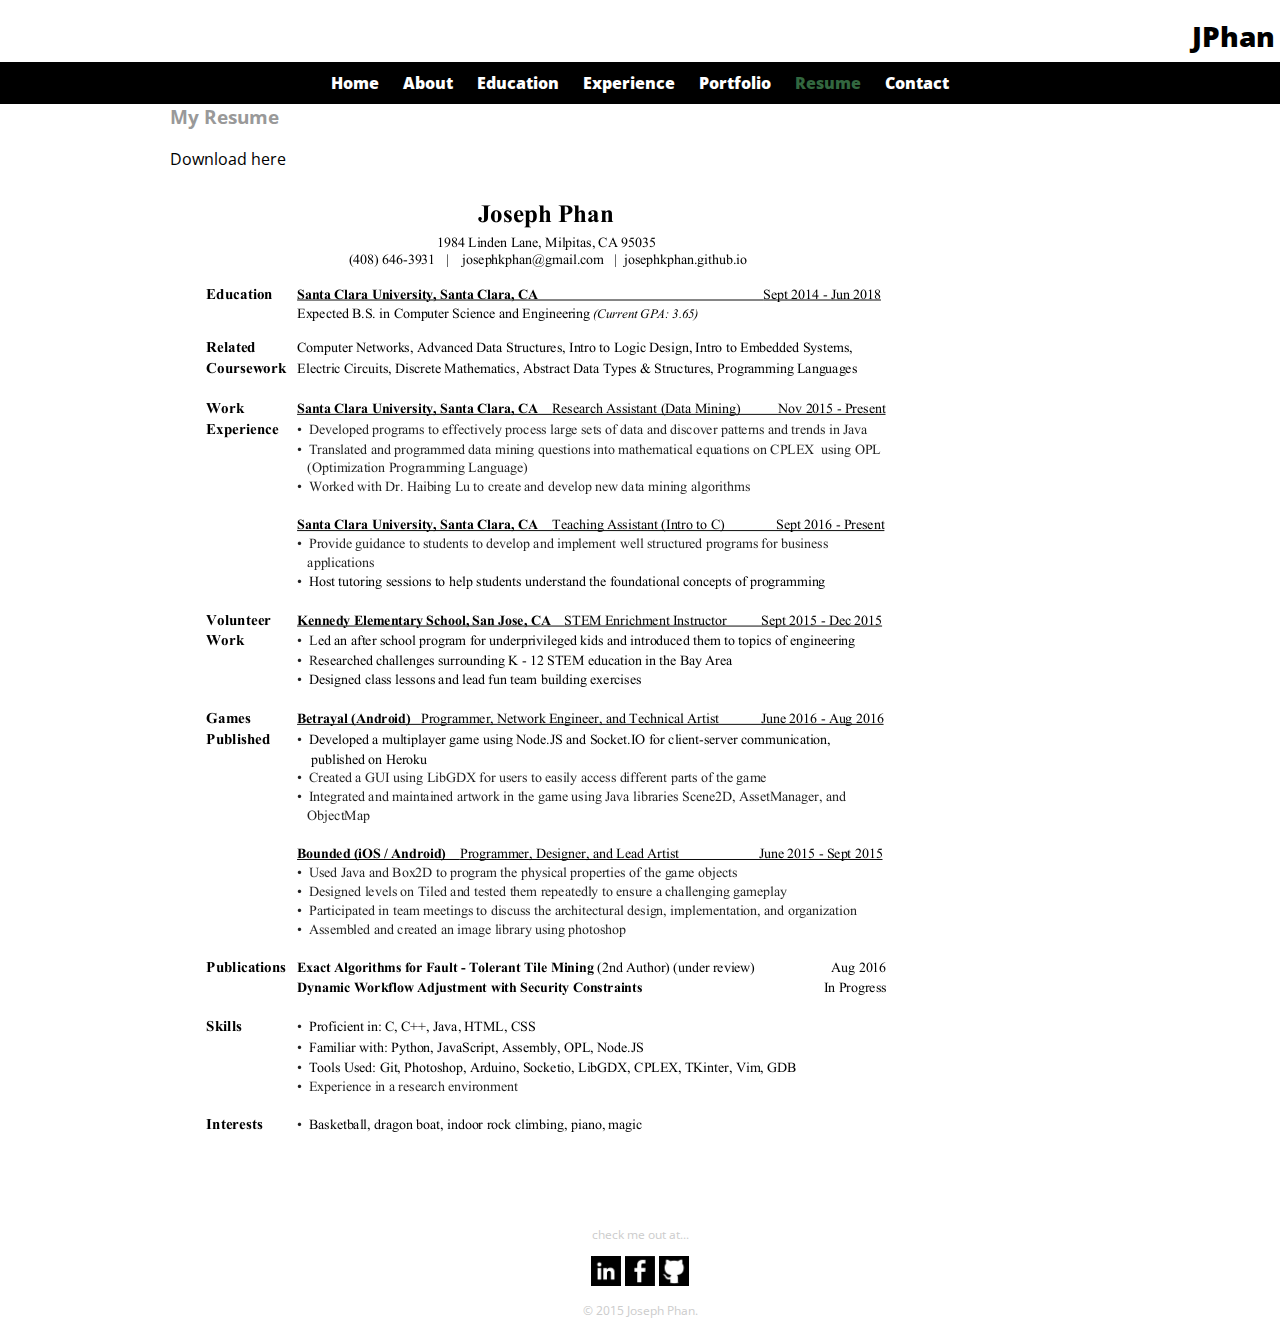
<file: resume.html>
<!DOCTYPE html>
<html>
	<head>
		<meta charset="utf-8">
		<title>Joseph Phan | Programmer</title>
		<link rel="stylesheet" href="css/normalize.css">
		<link rel="stylesheet" href="css/main.css">
		<link rel="stylesheet" href="css/animate.css">
		<link href='https://fonts.googleapis.com/css?family=Orbitron:400,900|Open+Sans:400,600,800,400italic,600italic' rel='stylesheet'>
	</head>
	<body>
		<header>
			<a href="index.html" id="logo">
				<h1>JPhan</h1>
			</a>
			<nav>
				<ul>
					<li><a href="index.html">Home</a></li>
					<li><a href="about.html">About</a></li>
					<li><a href="education.html">Education</a></li>
					<li><a href="experience.html">Experience</a></li>
					<li><a href="portfolio.html">Portfolio</a></li>
					<li><a href="resume.html" class="selected">Resume</a></li>
					<li><a href="contact.html">Contact</a></li>
				 </ul>
			</nav>
		</header>
		<div id="wrapper":>
			<section>
				<h3>My Resume</h3>
				<p><a href="files/JosephPhansResume.pdf" class="link" download>Download here</a></p>
				<img src="img/resume/JosephResume.png" id="resume">
			</section>
			<footer>
				<p class="footer-text">check me out at...</p>
				<a href="https://www.linkedin.com/in/josephkphan"><img src="img/icons/linkedin.png" class = "social-icon"></a>
				<a href="https://www.facebook.com/joey.phan.31"><img src="img/icons/facebook.png" class = "social-icon"></a>
				<a href="https://github.com/josephkphan"><img src="img/icons/github.png" class = "social-icon"></a>
				<p>&copy; 2015 Joseph Phan.</p> 
			</footer>
		</div>
	</body>
</html>
</file>
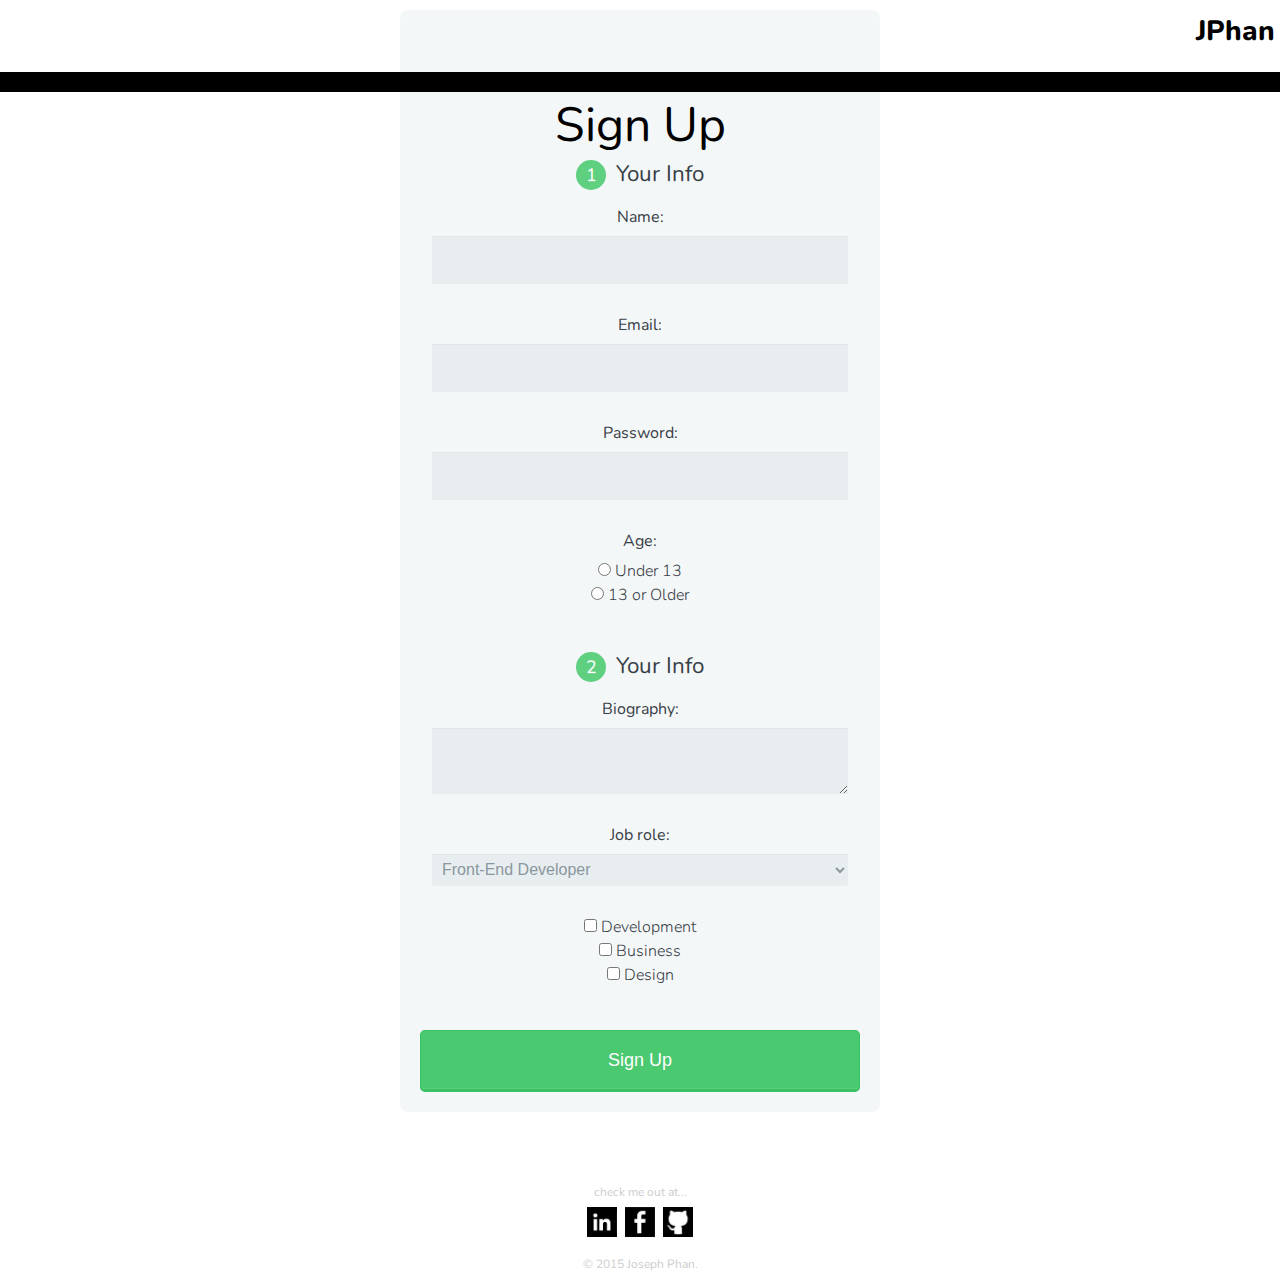
<file: webexamples/form.html>
<!DOCTYPE html>
<html>
	<head>
		<meta charset = "utf-8">
		<title> Joseph Phan | Programmer </title>
		<link rel = "stylesheet" href = "css/normalize.css">
		<link rel = "stylesheet" href = "css/form.css">
		<link type = "text/stylesheet" rel = "stylesheet" href = "../css/animate.css">
		<link href='https://fonts.googleapis.com/css?family=Orbitron:400,900|Open+Sans:400,600,800,400italic,600italic' rel='stylesheet' type='text/css'>
		 <link href='http://fonts.googleapis.com/css?family=Nunito:400,300' rel='stylesheet' type='text/css'>
	</head>
	<body>
		<header>
			<a href = "../index.html" id = "logo">
				<h1>JPhan</h1>
			</a>
			<nav>
			</nav>
		</header>
		<section id = "section">
		<div id="wrapper">
		<form action = "form.html" method="post"> 
			<h2>Sign Up</h2>
	
			<fieldset>
			
			<legend><span class="number">1</span> Your Info</legend>

			<label for="name">Name:</label>
			<input type="text" id = "name" name="user_name">
			
			<label for"mail">Email:</label>
			<input type="email" id = "mail" name="user_email">

			<label for"password">Password:</label>
			<input type="password" id="password" name="user_password">

			<label>Age:</label>
			<input type="radio" id="under_13" value="under_13" name="user_age"><label for="under_13" class="light">Under 13</label><br>
			<input type="radio" id="over_13" value="under_13" name="user_age"><label for="under_13" class="light">13 or Older</label>
			</fieldset>

			<fieldset>

			<legend><span class="number">2</span> Your Info</legend>

			<label for="bio">Biography:</label>
			<textarea id="bio" name="user-bio"></textarea>

			<label for="job">Job role:</label>
			<select id="job" name = "user_job">
				<optgroup label="Web">
					<option value="frontend_developer">Front-End Developer</option>
					<option value="php_developer">PHP Developer</option>
					<option value="python_developer">PythonDeveloper</option>
					<option value="rails_developer">Rails Reveloper</option>
					<option value="web_designer">Web Designer</option>
					<option value="wordpress_developer">Wordpress Developer</option>
				</optgroup>
					<optgroup label = "Mobile">
					<option value="android_developer">Android Developer</option>
					<option value="ios_developer">iOS Developer</option>
					<option value="mobile_designer">Mobile Designer</option>
				</optgroup>
				<optgroup label = "Business">	
					<option value="business_owner">Business Owner</option>
					<option value="freelancer">Freelancer</option>
				</optgroup>

				<label>Interests:</label>
				<input type="checkbox" id="development" value="interest_development" name="user_interest"><label class="light" for="development">Development</label><br>
				<input type="checkbox" id="business" value="interest_business" name="user_interest"><label class="light" for="business">Business</label><br>
				<input type="checkbox" id="design" value="interest_design" name="user_interest"><label class="light" for="design">Design</label><br>

			</fieldset>

			<button type="submit">Sign Up</button>
	
		</form>
		</div>
		</section>
			<footer>
				<p class  = "footer-text">check me out at...</p>
				<a href="https://www.linkedin.com/in/josephphan1"><img src = "../img/icons/linkedin.png" alt = "Twitter Logo" class = "social-icon"></a>
				<a href= "https://www.facebook.com/joey.phan.31"><img src = "../img/icons/facebook.png" alt = "Facebook Logo" class = "social-icon"></a>
				<a href= "https://github.com/roophanxp"><img src = "../img/icons/github.png" alt = Github"Logo" class = "social-icon"></a>
				<p>&copy; 2015 Joseph Phan.</p> 
			</footer>
		</div>
	</body>
</html>
</file>
<file: css/style.css>
/*
Template Name: Online CV
Description: HTML5 / CSS3 One Page
Version: 1.0
Author: themehippo.com
*/

/*------------------------------------------------------------------
# [Color codes]

# Body  (text): #3a4750
# Heading Color #444444
# Theme Color (link color) #82b541
# Mid grey (sub header) #f4f4f4
# Background Color #ffffff
# -------------------------------------------------------------------*/

body {
    font-family : 'Hind', sans-serif;
    font-size   : 15px;
    line-height : 1.8em;
    color       : #3d3d50;
    font-weight : 300;
    background  : #ffffff;
    }

/* --------------------------------------
 * Global Typography
 *------------------------------------------*/

h1, h2, h3, h4, h5, h6 {
    margin : 0 0 15px;
    color  : #2b2b3d;
    }

h1 {
    font-size   : 26px;
    line-height : 1.8em;
    font-weight : 700;
    }

h2 {
    font-size   : 18px;
    line-height : 1.8em;
    font-weight : 700;
    }

h3 {
    font-size   : 16px;
    line-height : 1.8em;
    font-weight : 500;
    }

h4 {
    font-size   : 15px;
    line-height : 1.8em;
    font-weight : 500;
    }

h5 {
    font-size   : 15px;
    line-height : 1.5em;
    font-weight : 500;
    }

h6 {
    font-size   : 15px;
    line-height : 1.5em;
    }

/* --------------------------------------
 * LINK STYLE
 *------------------------------------------*/
a {
    color              : #2a54f5;
    text-decoration    : none;
    -webkit-transition : all 0.3s ease 0s;
    -moz-transition    : all 0.3s ease 0s;
    -o-transition      : all 0.3s ease 0s;
    transition         : all 0.3s ease 0s;
    }

a,
a:active,
a:focus,
a:active {
    text-decoration : none;
    outline         : none
    }

a:hover,
a:focus {
    text-decoration : none;
    color           : #2a54f5;
    }

p {
    margin-bottom : 20px;
    }

ul {
    margin     : 0;
    padding    : 0;
    list-style : none;
    }

/*------------------
 * Button Style
 *------------------*/
.btn {
    padding        : 14px 30px 11px;
    margin-bottom  : 0;
    font-size      : 14px;
    font-weight    : 500;
    border-radius  : 0;
    border         : 0;
    text-transform : uppercase;
    }

.btn-lg {
    font-weight : 700;
    font-size   : 24px;
    padding     : 15px 30px;
    }

/*btn-primary*/
.btn-primary {
    background-color : #2a54f5;
    }

.btn-primary:hover,
.btn-primary:focus,
.btn-primary:active:focus {
    background : #1e3eb5;
    }

/*btn-default*/
.btn-default {
    color            : #2a54f5;
    background-color : transparent;
    border           : 2px solid #2a54f5;
    }

.btn-default:hover,
.btn-default:focus,
.btn-default:active:focus {
    background   : #2a54f5;
    color        : #ffffff;
    border-color : #2a54f5;
    }

button:focus,
.btn:focus,
.btn:active:focus {
    outline : none;
    }

/* --------------------
 * Column Block
 * -------------------*/

.columns-block {
    flex-wrap         : wrap;
    display           : -webkit-box;
    display           : -moz-box;
    display           : -ms-flexbox;
    display           : -webkit-flex;
    display           : flex;
    -webkit-flex-flow : row wrap;
    justify-content   : space-around;
    }

.blocks {
    box-sizing : border-box;
    }

.left-col-block {
    width      : 50%;
    text-align : center;
    overflow   : hidden;
    position   : fixed;
    left       : 0;
    }

.right-col-block {
    width      : 50%;
    position   : absolute;
    right      : 0;
    box-shadow : -10px -10px 30px rgba(0, 0, 0, 0.23);
    }

@media (max-width : 600px) {
    .left-col-block {
        width    : 100%;
        position : relative;
        }

    .right-col-block {
        width      : 100%;
        position   : relative;
        box-shadow : none;
        }
    }

/* --------------------
 * Section Background
 * -------------------*/

.gray-bg {
    background-color : #f9f9f9;
    }

/* --------------------
 *  main Wrapper
 * -------------------*/
#main-wrapper {
    background : #ffffff;
    overflow   : hidden;
    }

/*-------------------
 * Section Wrapper
 *-------------------*/
.section-wrapper {
    padding : 50px;
    }

@media (max-width : 480px) {
    .section-wrapper {
        padding : 30px 20px;
        }
    }

/*---------------------------
* Section Title
*---------------------------*/
.section-title {
    margin-bottom : 15px;
    }

.section-title h2 {
    margin-bottom : 5px;
    color         : #bebece;
    }

/*-----------------------------
 * NAVIGATION & HEADER STYLE
 *-------------------------------*/

.header {
    padding        : 0;
    margin         : 0;
    height         : 100vh;
    vertical-align : middle;
    position       : relative;
    }

.header .profile-img {
    position            : absolute;
    top                 : 0;
    left                : 0;
    z-index             : -1;
    width               : 100%;
    height              : 100%;
    background-image    : url(../img/img-profile.jpg);
    background-size     : cover;
    background-position : center top;
    }

.header .profile-img:before {
    content    : "";
    position   : absolute;
    left       : 0;
    top        : 0;
    right      : 0;
    bottom     : 0;
    background : linear-gradient(
            -30deg,
            rgba(42, 84, 245, 0.5) 0%,
            rgba(42, 84, 245, 0.5) 40%,
            transparent 60%,
            transparent 100%
    );

    }

.header .content {
    position : absolute;
    bottom   : 0;
    left     : 0;
    right    : 0;
    width    : 100%;
    margin   : 0 auto;
    padding  : 10%;
    }

.header .content h1 {
    font-size   : 36px;
    color       : #ffffff;
    line-height : 1;
    margin      : 0;
    }

.header .content p {
    font-size : 18px;
    color     : #ffffff;
    }

.header .btn {
    margin-top : 40px;
    }

.header .content .social-icon {
    margin  : 0;
    padding : 0;
    display : block;
    }

.header .content .social-icon li {
    display : inline-block;
    margin  : 0 2px;
    }

.header .content .social-icon li a {
    display       : block;
    font-size     : 12px;
    color         : #ffffff;
    width         : 34px;
    height        : 34px;
    line-height   : 33px;
    text-align    : center;
    border-radius : 100%;
    border        : 2px solid rgba(255, 255, 255, .2);
    }

.header .content .social-icon li a:hover {
    border-color : #ffffff;
    }

@media (max-width : 600px) {
    .header .profile-img {
        z-index : 1;
        }

    .header .content {
        z-index : 2;
        }
    }

/*-------------------
 * Intro
 *-------------------*/

.intro {
    }

/*-------------------
 * Expertise
 *-------------------*/
.expertise-item {
    margin-bottom : 20px;
    }

.expertise-item h3 {
    margin-bottom : 5px;
    font-weight   : 700;
    }

/*-------------------
 * Skills Progressbar
 *-------------------*/

.progress-item {
    position : relative;
    }

.progress-item .progress-title {
    font-size     : 15px;
    font-weight   : 400;
    display       : inline-block;
    margin-bottom : 5px;
    }

.progress-item .progress {
    height        : 4px;
    box-shadow    : none;
    border-radius : 5px;
    }

.progress-item .progress-bar {
    background-color : #2a54f5;
    box-shadow       : none;
    text-align       : right;
    }

.progress-item .progress-percent {
    font-size        : 10px;
    background-color : #313131;
    position         : absolute;
    top              : 5px;
    padding          : 0 8px;
    border-radius    : 3px;
    }

.progress-item .progress-percent::before {
    content      : "";
    position     : absolute;
    left         : 0;
    bottom       : -4px;
    border-top   : 6px solid #313131;
    border-right : 8px solid transparent;
    }

/*-------------------
 * Portfolio
 *-------------------*/

.portfolio-item {
    position      : relative;
    display       : block;
    margin-bottom : 30px;
    }

.portfolio-item .portfolio-thumb img {
    height    : auto;
    display   : block;
    max-width : 100%;
    }

.portfolio-item .portfolio-info {
    position   : absolute;
    bottom     : 0;
    padding    : 30px 15px 5px;
    width      : 100%;
    background : -webkit-linear-gradient(
            top,
            transparent 0%,
            rgba(0, 0, 0, 0.5) 100%
    );
    }

.portfolio-item .portfolio-info h3 {
    margin      : 0;
    line-height : 1;
    color       : #ffffff;
    }

.portfolio-item .portfolio-info small {
    color : #ffffff;
    }

.portfolio-item:hover .portfolio-info {
    background : -webkit-linear-gradient(
            top,
            transparent 0%,
            rgba(42, 84, 245, 0.5) 100%
    );
    }

/*-------------------
 * Content Item
 *-------------------*/

.content-item {
    margin-bottom : 40px;
    }

.content-item h3 {
    margin         : 0 0 10px;
    line-height    : 1;
    font-weight    : bold;
    text-transform : uppercase;
    }

.content-item h4 {
    margin      : 0;
    line-height : 1;
    }

.content-item small {
    color : #888888;
    }

/*-------------------
 * Contact
 *-------------------*/

.feedback-form {
    margin-top : 50px;
    }

/*-------------------
 * Form Style
 *-------------------*/
.form-control {
    height        : 50px;
    padding       : 0 20px;
    font-size     : 13px;
    line-height   : 50px;
    color         : #969595;
    border        : 1px solid #cccccc;
    border-radius : 0;
    box-shadow    : none;
    box-sizing    : border-box;
    }

.form-control:focus,
.form-control:active {
    box-shadow : none;
    }

/* --------------------------------------------
 *   Footer
 *---------------------------------------------- */

/* Copyright */

.footer {
    padding : 30px 50px;
    }

.footer .copyright-section {
    font-size : 13px;
    color     : #888888;

    }

.footer .copyright-section .copytext {
    font-weight : 400;
    display     : block;
    }

@media (max-width : 480px) {
    .footer {
        padding : 10px 20px;
        }
    }

/* ====================
 * Preloader
 * ====================*/
#preloader {
    background : #2a54f5;
    bottom     : 0;
    left       : 0;
    position   : fixed;
    right      : 0;
    top        : 0;
    z-index    : 9999;
    }

#status,
.status-mes {
    background-image    : url(../img/puff.svg);
    background-position : center;
    background-repeat   : no-repeat;
    height              : 200px;
    left                : 50%;
    margin              : -100px 0 0 -100px;
    position            : absolute;
    top                 : 50%;
    width               : 200px;
    }

.status-mes {
    background : none;
    left       : 0;
    margin     : 0;
    text-align : center;
    top        : 65%;
    }
</file>
<file: css/main.css>
/* Created By Joseph Phan*/
/**********************************
GENERAL
**********************************/
body {
	font-family: 'Open Sans', sans-serif;
}
img {
	max-width: 100%;
}
h3 {
	margin: 0 0 1em 0;}
/**********************************
HEADER
**********************************/
header {
	float: left;
	margin 0 0 30px 0;
	padding: 5px 0 0 0;
	width: 100%;
}

h1{
	text-align: right;
	font-family: 'Orbitron' sans-serif;
	margin: 15px 0;
	font-size: 1.75em;
	color: black;
	font-weight: 800;
	line-height: 0.8em;
	padding: 5px 5px 0 0;
}

h2{
	text-align: center;
	font-family: 'Open Sans' sans-serif;
	margin: 15px 0;
	font-size: 3em;
	color: black;
	font-weight: normal;
	margin: -5px 0 0;
	
}

/***********************************
NAVIGATION
**********************************/
nav a, nav a:visited {
	color: #fff;
}

nav a.selected, nav a:hover {
	color:#32673f;
}
nav {
	text-align: center;
	padding: 10px 0;
	margin 20px 0 0;
}
nav a{
	font-weight: 800;
	padding:15px 10px;
}
nav ul {
	list-style: none;
	margin: 0 10px;
	padding: 0;
}
nav li {
	display: inline-block;
}
/**********************************
FOOTER
**********************************/
footer {
	font-size: 0.75em;
	text-align: center;
	clear: both;
	padding-top: 50px;
	color: #ccc;
}
.social-icon {
	width: 30px;
	height: 30px;
	margin: 0.5px;
}

/*********************************
PAGE: HOME
*********************************/
#gallery {
	margin: 0;
	padding: 0;
	list-style: none;
}

#gallery li {
	float: left;
	width: 45%;
	height: 25%;
	margin: 2.5%;
	background-color: #f5f5f5;
	color: #bdc3c7;
	max-height: 500px;
}
#gallery img {
	box-shadow: 10px 10px 5px #888888;
}

#gallery li a p{
	margin: 0;
	padding: 5%;
	font-size: .75em;
	color: #333333;
}
.home-first-column {
	clear: left;
}
#header-div {
	background-image: url("../img/homepage/home.jpg");
	background-size: cover;
	background-position: center;
	text-align:center;
	width:100%;
	height: 100%;
}

#header-div h2 {
	color: black;
	font-size: 2.5em;
	font-weight: bold;
	display: block;
	text-shadow: 1px 1px 5px black;
}

#wrapper {
	max-width: 940px;
	margin: 0 auto;
	padding: 0 5%;
	background: none;
}
#wrapper p {
	display: block;	
	clear: both;
}
/*********************************
PAGE: ABOUTME
*********************************/
.profile-photo {
	display: block;
	max-width: 250px;
	margin: 0 auto 30px;
	border-radius: 100%;
	box-shadow: 5px 5px 5px #888888;
}
/*********************************
COLORS
*********************************/
body {
	background-color: #fff;
	color: #999;
}

nav {
	background: black;
}

nav {
	color: white;
	background-color: black;
}
a{
	text-decoration: none;
	color: black;
}
</file>
<file: css/quick-look.css>
/* Created By Joseph Phan*/
/**********************************
GENERAL
**********************************/
body {	font-family: 'Open Sans', sans-serif;}
img {max-width: 100%;}
h2{font-size:5vh;}
h3{font-size:3vh;}
h4{font-size:2.5vh;}
p{
	font-size:2vh;
	color:black;
}
a, a:link, a:active, a:visited{
	text-decoration: none;
}
.link {
	color: blue;
}
.container ul li {
	display: inline-block;
}
.main-menu-icon {
	margin: 0;
	padding: 0;
	list-style: none;	
}
#main-menu li{
	float: left;
	width:25%;
	height:25%;
	margin: 2.5%;
	max-height: 500px;
}
#main-menu img {
	/*box-shadow: 10px 10px 5px #888888*/
	border:2px solid #021a40;
}
#main-menu img:hover {
	-webkit-transform: scale(1.05);
	-moz-transform: scale(1.05);
	-o-transform: scale(1.05);
	transform: scale(1.05);
}
#main-menu li a p{
	margin:0;
	padding:5%;
	font-size:1em;
}
#main-menu h2{
	clear:both;
	padding-top:15px;
}

/**********************************
ABOUT
**********************************/
#page-about-me h3{
	line-height: 7vw;
	color:black;
}
/**********************************
EXPERIENCE
**********************************/
#page-my-experience img{
	max-height:16vw;
	max-width:16vw;
}
#page-my-experience li{
	float: left;
	width: 25%;
	height: 25%;
	margin: 2.5%;
	max-height: 500px;
}
#page-my-experience p {
	color:black;
	text-align:left;
	margin-left:2.5%;
	font-size:2vh;
}
/*
#exp-p1{
	position:absolute;
	top: 225%;
	left:30%;	
}
#exp-p2{
	position:absolute;
	top: 250%;
	left:30%
}
*/

/**********************************
CONTACT
**********************************/
#page-contact-me img{
	max-height:16vw;
	max-width:16vw;
}
#page-contact-me li{
	float: left;
	width: 25%;
	height: 25%;
	margin: 2.5%;
	max-height: 500px;
}
#page-contact-me li p{
	text-align:center;
}
#page-contact-me p {
	color:black;
	text-align:center;
	margin-left:2.5%;
	font-size:2vh;
}

/**********************************
NAV
**********************************/
#nav-bar h3{
	color:gray;
}
#nav-bar li{
	border: 2px solid transparent;
	padding: 2px;
	padding-left:10px;
	padding-right:10px;
	font-size:100%;
}
#nav-bar li:hover{
	border: 2px solid gray;
	padding: 2px;
	padding-left:10px;
	padding-right:10px;
}
#nav-bar li:active {
	border: 2px solid gray;
	padding: 2px;
	padding-left:10px;
	padding-right:10px;
}
#nav-bar{
	position: fixed; top: 25; left:2%;
}

/**********************************
WRAPPER
**********************************/
.full-page-wrap{
	min-height: 800px;
	height: 100vh;
	width:100%;
}
.container {
	text-align:center;
	/*padding:10px 15vw 0px 15vw;*/
	padding-left:0;
	display: block;
}

/**********************************
HEADER
**********************************/
header {
	float: left;
	margin 0 0 30px 0;
	padding: 5px 0 0 0;
	width: 100%;
}

h1{
	text-align: right;
	font-family: 'Orbitron' sans-serif;
	font-size: 1.75em;
	color: black;
	font-weight: 800;
	line-height: 0.8em;
	padding: 5px 5px 0 0;
	position:fixed; top:2%; right:2%; 
}

h2{
	text-align: center;
	font-family: 'Open Sans' sans-serif;
	margin: 15px 0;
	font-size: 3em;
	color: black;
	font-weight: normal;
	margin: -5px 0 0;
	
}
/**********************************
FOOTER
**********************************/
footer {
	font-size: 0.75em;
	text-align: center;
	clear: both;
	padding-top: 50px;
	color: #ccc;
}
.social-icon {
	width: 30px;
	height: 30px;
	margin: 2.5px;
}
.footer-text {
	margin-bottom: 5px;
}
/*********************************
COLORS
*********************************/
body {
	background-color: #fff;
	color: #999;
}

a{
	text-decoration: none;
	color: black;
}
/**********************************
BACKGROUNDS
**********************************/
#main-menu {
	background: url("../img/quick-load/main-menu-background.jpg") no-repeat center 0;
	background-size: cover;
}
#page-about-me{
	background: url("../img/quick-load/about-background.jpg") no-repeat center 0;
	background-size: cover;
}
#page-my-experience{
	background: url("../img/quick-load/experience-background.png") no-repeat center 0;
	background-size: cover;
}
#page-contact-me{
	background: url("../img/quick-load/contact-background.jpg") no-repeat center 0;
	background-size: cover;
}

/**********************************
ANIMATION DELAY
**********************************/
.delay-100 {
	-webkit-animation-delay: 0.2s;
	-moz-animation-delay: 0.2s;
	animation-delay: 0.2s;
}

.delay-200 {
	-webkit-animation-delay: 0.4s;
	-moz-animation-delay: 0.4s;
	animation-delay: 0.4s;
}

.delay-400 {
	-webkit-animation-delay: 0.7s;
	-moz-animation-delay: 0.7s;
	animation-delay: 0.7s;
}

.delay-600 {
	-webkit-animation-delay: 1.5s;
	-moz-animation-delay: 1.5s;
	animation-delay: 1.5s;
}

/**********************************
GLOBAL
**********************************/
.clear { clear:both; }

.float-left { float:left; }
.float-right { float:right; }

.text-left { text-align:left; }
.text-right { text-align:right; }
.text-center { text-align:center; }
.text-justify { text-align:justify; }

.bold { font-weight:bold; }
.italic { font-style:italic; }
.underline { border-bottom:1px solid; }
.highlight { background:#ffc; }

.wrap { width:960px;margin:0 auto; }

.img-left { float:left;margin:4px 10px 4px 0; }
.img-right { float:right;margin:4px 0 4px 10px; }

.nopadding { padding:0; }
.noindent { margin-left:0;padding-left:0; }
.nobullet { list-style:none;list-style-image:none; }
</file>
<file: webexamples/css/form.css>
/* Created By Joseph Phan*/
/**********************************
GENERAL
**********************************/
body {
	font-family: 'Open Sans', sans-serif;
}
img {
	max-width: 100%;
}
h3 {
	margin: 0 0 1em 0;
}
.link {
	color: blue;
}
/**********************************
HEADER
**********************************/
header {
	float: left;
	margin 0 0 30px 0;
	padding: 5px 0 0 0;
	width: 100%;
}

h1{
	text-align: right;
	font-family: 'Orbitron' sans-serif;
	margin: 15px 0;
	font-size: 1.75em;
	color: black;
	font-weight: 800;
	line-height: 0.8em;
	padding: 5px 5px 0 0;
}

h2{
	text-align: center;
	font-family: 'Open Sans' sans-serif;
	margin: 15px 0;
	font-size: 3em;
	color: black;
	font-weight: normal;
	margin: -5px 0 0;
	
}

/***********************************
NAVIGATION
**********************************/
nav a, nav a:visited {
	color: #fff;
}

nav a.selected, nav a:hover {
	color:#32673f;
}
nav {
	text-align: center;
	padding: 10px 0;
	margin 20px 0 0;
}
nav a{
	font-weight: 800;
	padding:15px 10px;
}
nav ul {
	list-style: none;
	margin: 0 10px;
	padding: 0;
}
nav li {
	display: inline-block;
}
/**********************************
FOOTER
**********************************/
footer {
	font-size: 0.75em;
	text-align: center;
	clear: both;
	padding-top: 50px;
	color: #ccc;
}
.social-icon {
	width: 30px;
	height: 30px;
	margin: 2.5px;
}
.footer-text {
	margin-bottom: 5px;
}
/*********************************
COLORS
*********************************/
nav {
	background: black;
}

nav {
	color: white;
	background-color: black;
}
a{
	text-decoration: none;
	color: black;
}
/**********************************
PAGE: FORM
**********************************/
body form {
	text-align: center;
}
/* Outside */
*, *:before, *:after {
  -moz-box-sizing: border-box;
  -webkit-box-sizing: border-box;
  box-sizing: border-box;
}

body {
  font-family: 'Nunito', sans-serif;
  color: #384047;
}

form {
  max-width: 300px;
  margin: 10px auto;
  padding: 10px 20px;
  background: #f4f7f8;
  border-radius: 8px;
}

h1 {
  margin: 0 0 30px 0;
  text-align: Right;
}

input[type="text"],
input[type="password"],
input[type="date"],
input[type="datetime"],
input[type="email"],
input[type="number"],
input[type="search"],
input[type="tel"],
input[type="time"],
input[type="url"],
textarea,
select {
  background: rgba(255,255,255,0.1);
  border: none;
  font-size: 16px;
  height: auto;
  margin: 0;
  outline: 0;
  padding: 15px;
  width: 100%;
  background-color: #e8eeef;
  color: #8a97a0;
  box-shadow: 0 1px 0 rgba(0,0,0,0.03) inset;
  margin-bottom: 30px;
}

input[type="radio"],
input[type="checkbox"] {
  margin: 0 4px 8px 0;
}

select {
  padding: 6px;
  height: 32px;
  border-radius: 2px;
}

button {
  padding: 19px 39px 18px 39px;
  color: #FFF;
  background-color: #4bc970;
  font-size: 18px;
  text-align: center;
  font-style: normal;
  border-radius: 5px;
  width: 100%;
  border: 1px solid #3ac162;
  border-width: 1px 1px 3px;
  box-shadow: 0 -1px 0 rgba(255,255,255,0.1) inset;
  margin-bottom: 10px;
}

fieldset {
  margin-bottom: 30px;
  border: none;
}

legend {
  font-size: 1.4em;
  margin-bottom: 10px;
}

label {
  display: block;
  margin-bottom: 8px;
}

label.light {
  font-weight: 300;
  display: inline;
}

.number {
  background-color: #5fcf80;
  color: #fff;
  height: 30px;
  width: 30px;
  display: inline-block;
  font-size: 0.8em;
  margin-right: 4px;
  line-height: 30px;
  text-align: center;
  text-shadow: 0 1px 0 rgba(255,255,255,0.2);
  border-radius: 100%;
}

@media screen and (min-width: 480px) {

  form {
    max-width: 480px;
  }

}
</file>
